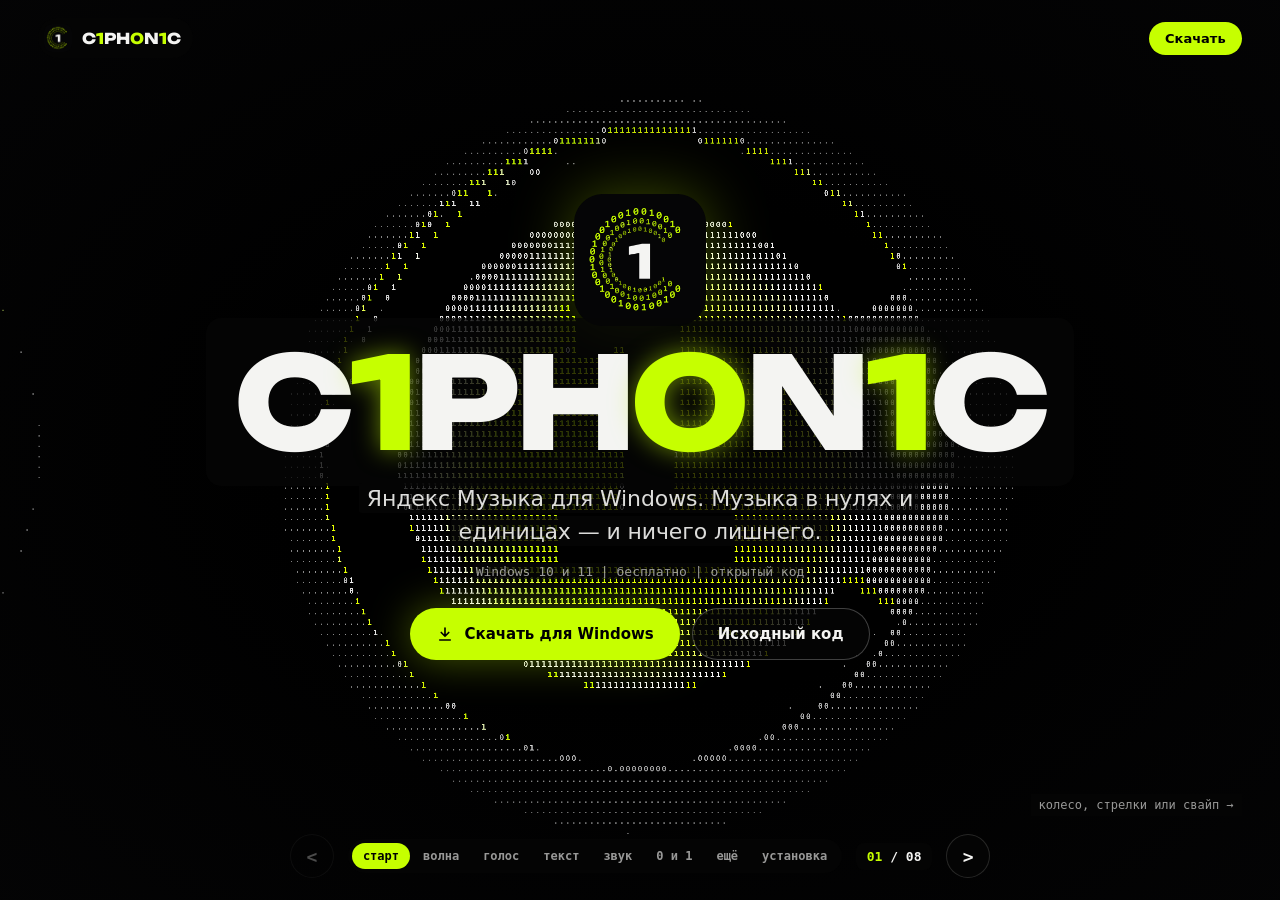
<file: docs/index.html>
<!doctype html>
<html lang="ru">
<head>
<meta charset="utf-8">
<meta name="viewport" content="width=device-width, initial-scale=1">
<title>C1PH0N1C — музыка в нулях и единицах</title>
<meta name="description" content="C1PH0N1C — неофициальный клиент Яндекс Музыки для Windows: Моя волна, текст как в караоке, отделение голоса, найткор и slowed + reverb, визуализатор из нулей и единиц.">
<meta name="theme-color" content="#050506">
<meta property="og:title" content="C1PH0N1C">
<meta property="og:description" content="Яндекс Музыка для Windows. Музыка в нулях и единицах.">
<meta property="og:image" content="https://griffoon.github.io/ciphonic/logo.png">
<link rel="icon" href="icon.png">
<style>
  @font-face {
    font-family: "Unbounded";
    src: url("fonts/Unbounded-ExtraBold.ttf") format("truetype");
    font-display: swap;
  }
  :root {
    --bg: #050506;
    --fg: #f4f4f2;
    --dim: rgba(244, 244, 242, 0.62);
    --faint: rgba(244, 244, 242, 0.14);
    --acid: #c6ff00;
    --acid-rgb: 198, 255, 0;
    --plate: rgba(5, 5, 6, 0.8);
    --mono: ui-monospace, "Cascadia Mono", "Cascadia Code", Consolas, "JetBrains Mono", monospace;
    --sans: "Segoe UI Variable Text", "Segoe UI", system-ui, -apple-system, sans-serif;
    --display: "Unbounded", var(--sans);
    --slide-ms: 900ms;
    --ease: cubic-bezier(0.7, 0, 0.2, 1);
    color-scheme: dark;
  }
  * { box-sizing: border-box; }
  html, body { height: 100%; }
  body { margin: 0; background: var(--bg); color: var(--fg); font: 16px/1.55 var(--sans); overflow: hidden; overscroll-behavior: none; }
  a { color: inherit; }
  ::selection { background: var(--acid); color: #000; }
  button { font: inherit; color: inherit; }

  /* ---------- layers ---------- */
  #viz { position: fixed; inset: 0; width: 100%; height: 100%; display: block; opacity: 0; transition: opacity 1.2s ease; }
  #viz.on { opacity: 1; }
  body[data-slide]:not([data-slide="0"]):not([data-slide="5"]) #viz.on { opacity: 0.38; }
  .vignette { position: fixed; inset: 0; pointer-events: none; background: radial-gradient(ellipse at 50% 50%, rgba(5, 5, 6, 0) 40%, rgba(5, 5, 6, 0.75) 100%); }
  #wipe { position: fixed; inset: 0; width: 100%; height: 100%; pointer-events: none; z-index: 5; }

  /* ---------- slides ---------- */
  .track { position: fixed; inset: 0; display: flex; will-change: transform; transition: transform var(--slide-ms) var(--ease); }
  .slide { position: relative; flex: none; width: 100vw; height: 100%; display: flex; align-items: center; padding: 96px max(16px, 7vw) 110px; overflow: hidden; }
  .slide > .inner { max-width: 880px; }
  .slide.center { justify-content: center; text-align: center; }
  .slide.center > .inner { margin: 0 auto; }

  /* Text that must read over the moving glyphs sits on a tight dark plate, line by line. */
  .plate { background: var(--plate); box-decoration-break: clone; -webkit-box-decoration-break: clone; padding: 0.04em 0.22em; border-radius: 0.12em; backdrop-filter: blur(6px); }
  .label { font: 600 13px var(--mono); letter-spacing: 0.02em; color: var(--acid); }
  .label .plate { padding: 3px 8px; }
  h1, h2 { margin: 16px 0 18px; font-family: var(--display); font-weight: 400; line-height: 1.05; letter-spacing: -0.025em; }
  h2 .plate { padding: 0.1em 0.25em 0.06em; }
  h1 { font-size: clamp(38px, 10vw, 150px); letter-spacing: -0.04em; line-height: 0.95; }
  h2 { font-size: clamp(36px, 6.4vw, 84px); }
  h1 i { font-style: normal; color: var(--acid); text-shadow: 0 0 24px rgba(var(--acid-rgb), 0.5); }
  .lead { margin: 0; font-size: clamp(17px, 2.2vw, 22px); line-height: 1.5; letter-spacing: -0.005em; color: rgba(244, 244, 242, 0.9); max-width: 640px; }
  .slide.center .lead { margin: 0 auto; }
  .lead .plate { padding: 0.12em 0.35em; }

  .logo { width: clamp(84px, 13vw, 132px); height: auto; display: block; margin: 0 auto 6px; filter: drop-shadow(0 0 30px rgba(var(--acid-rgb), 0.3)); }
  .meta { margin-top: 16px; font: 13px var(--mono); color: var(--dim); }
  .cta { display: flex; gap: 12px; justify-content: center; flex-wrap: wrap; margin-top: 30px; }
  .slide:not(.center) .cta { justify-content: flex-start; }
  .btn {
    display: inline-flex; align-items: center; gap: 10px; min-height: 52px; padding: 0 26px; border-radius: 999px;
    font: 700 15px var(--sans); text-decoration: none; cursor: pointer; border: 0;
    transition: transform 0.25s cubic-bezier(0.3, 1.6, 0.5, 1), box-shadow 0.2s ease, background 0.2s ease;
  }
  .btn:active { transform: scale(0.96); transition-duration: 90ms; }
  .btn-acid { background: var(--acid); color: #000; box-shadow: 0 0 40px rgba(var(--acid-rgb), 0.35); }
  .btn-acid:hover { box-shadow: 0 0 64px rgba(var(--acid-rgb), 0.6); }
  .btn-ghost { background: var(--plate); color: var(--fg); box-shadow: inset 0 0 0 1px rgba(244, 244, 242, 0.25); }
  .btn-ghost:hover { box-shadow: inset 0 0 0 1px var(--acid); }
  .btn svg { width: 18px; height: 18px; }
  .release { margin-top: 14px; font: 12px var(--mono); color: var(--dim); min-height: 18px; }

  /* Terminal lines: what the app can do, without boxes. */
  .term { margin: 28px 0 0; padding: 0; list-style: none; font: clamp(14px, 1.6vw, 17px)/1.9 var(--mono); }
  .term li { display: block; }
  .term li span { background: var(--plate); padding: 2px 8px; box-decoration-break: clone; -webkit-box-decoration-break: clone; }
  .term b { color: var(--acid); font-weight: 600; }
  .term i { font-style: normal; color: var(--dim); }

  /* live ASCII widgets */
  .ascii { margin: 30px 0 0; font: clamp(15px, 2vw, 22px)/1.5 var(--mono); white-space: pre; }
  .ascii span { background: var(--plate); padding: 2px 10px; }
  .acid { color: var(--acid); }

  .karaoke { margin-top: 30px; }
  .karaoke .line { display: block; width: fit-content; margin: 4px 0; font: clamp(24px, 4.2vw, 46px)/1.2 var(--display); letter-spacing: -0.02em; color: rgba(244, 244, 242, 0.3); background-color: var(--plate); padding: 0.04em 0.3em; border-radius: 0.1em; transition: color 0.4s ease; }
  .karaoke .line.past { color: rgba(244, 244, 242, 0.5); }
  .karaoke .line.now {
    color: transparent;
    background-image: linear-gradient(90deg, var(--fg) var(--p, 0%), rgba(244, 244, 242, 0.3) var(--p, 0%));
    -webkit-background-clip: text; background-clip: text;
    box-shadow: inset 0 0 0 200px var(--plate);
  }

  .effects { display: flex; gap: 8px; flex-wrap: wrap; margin-top: 30px; }
  .slide.center .effects { justify-content: center; }
  .effects button { cursor: pointer; padding: 10px 16px; border-radius: 999px; border: 0; background: var(--plate); color: var(--dim); font: 600 13px var(--mono); box-shadow: inset 0 0 0 1px var(--faint); transition: background 0.2s ease, color 0.2s ease; }
  .effects button:hover { color: var(--fg); }
  .effects button.on { background: var(--acid); color: #000; box-shadow: none; }

  .steps { margin: 28px 0 0; padding: 0; list-style: none; counter-reset: step; font-size: clamp(16px, 1.8vw, 19px); }
  .steps li { counter-increment: step; margin: 10px 0; }
  .steps li span { background: var(--plate); padding: 4px 10px; box-decoration-break: clone; -webkit-box-decoration-break: clone; line-height: 1.9; }
  .steps li span::before { content: "0" counter(step) "  "; font: 600 1em var(--mono); color: var(--acid); white-space: pre; }
  .steps code { font: 0.92em var(--mono); color: var(--acid); }
  .foot { margin-top: 34px; font: 12px var(--mono); color: var(--dim); }
  .foot span { background: var(--plate); padding: 3px 8px; }
  .foot a { color: var(--fg); text-decoration: none; border-bottom: 1px solid rgba(var(--acid-rgb), 0.6); }
  .foot a:hover { color: var(--acid); }

  /* ---------- chrome: top bar and the slide index ---------- */
  .top { position: fixed; top: 0; left: 0; right: 0; z-index: 6; display: flex; align-items: center; justify-content: space-between; padding: 18px max(16px, 3vw); pointer-events: none; }
  .top > * { pointer-events: auto; }
  .brand { display: flex; align-items: center; gap: 10px; text-decoration: none; font: 15px var(--display); background: var(--plate); padding: 6px 12px 6px 6px; border-radius: 999px; }
  .brand i { font-style: normal; color: var(--acid); }
  .brand img { width: 28px; height: 28px; border-radius: 8px; }
  .get { font: 700 13px var(--sans); text-decoration: none; background: var(--acid); color: #000; padding: 9px 16px; border-radius: 999px; }
  .nav { position: fixed; left: 0; right: 0; bottom: 0; z-index: 6; display: flex; align-items: center; justify-content: center; gap: 14px; padding: 18px 16px 22px; pointer-events: none; }
  .nav > * { pointer-events: auto; }
  .count { font: 600 13px var(--mono); font-variant-numeric: tabular-nums; background: var(--plate); padding: 6px 10px; border-radius: 8px; min-width: 76px; text-align: center; }
  .count b { color: var(--acid); font-weight: 600; }
  .arrow { width: 44px; height: 44px; border-radius: 50%; border: 0; cursor: pointer; background: var(--plate); box-shadow: inset 0 0 0 1px var(--faint); font: 600 18px var(--mono); transition: box-shadow 0.2s ease, transform 0.2s ease; }
  .arrow:hover { box-shadow: inset 0 0 0 1px var(--acid); }
  .arrow:active { transform: scale(0.92); transition-duration: 90ms; }
  .arrow:disabled { opacity: 0.3; cursor: default; }
  .tabs { display: flex; gap: 2px; background: var(--plate); padding: 4px; border-radius: 999px; }
  .tabs button { border: 0; background: none; cursor: pointer; padding: 6px 11px; border-radius: 999px; font: 600 12px var(--mono); color: var(--dim); transition: background 0.25s ease, color 0.25s ease; }
  .tabs button:hover { color: var(--fg); }
  .tabs button.on { background: var(--acid); color: #000; }
  :focus-visible { outline: 2px solid var(--acid); outline-offset: 3px; }
  .hint { position: fixed; right: max(16px, 3vw); bottom: 84px; z-index: 6; font: 12px var(--mono); color: var(--dim); background: var(--plate); padding: 4px 8px; transition: opacity 0.6s ease; }
  .hint.gone { opacity: 0; }

  @media (max-width: 900px) {
    .tabs { display: none; }
    .hint { display: none; }
  }
  @media (max-width: 560px) {
    .slide { padding: 84px 16px 100px; }
    .brand span { display: none; }
    .brand { padding: 6px; }
  }
  @media (prefers-reduced-motion: reduce) {
    :root { --slide-ms: 1ms; }
  }
</style>
</head>
<body data-slide="0">

<canvas id="viz" aria-hidden="true"></canvas>
<div class="vignette"></div>

<header class="top">
  <a class="brand" href="#start" data-go="0"><img src="icon.png" alt=""><span>C<i>1</i>PH<i>0</i>N<i>1</i>C</span></a>
  <a class="get" href="https://github.com/griffoon/ciphonic/releases/latest" data-download>Скачать</a>
</header>

<main class="track" id="track">
  <section class="slide center" id="start" data-name="старт">
    <div class="inner">
      <img class="logo" src="logo.png" alt="Логотип C1PH0N1C: кольцо из нулей и единиц и цифра 1">
      <h1><span class="plate" data-scramble>C<i>1</i>PH<i>0</i>N<i>1</i>C</span></h1>
      <p class="lead"><span class="plate">Яндекс Музыка для Windows. Музыка в нулях и единицах — и ничего лишнего.</span></p>
      <div class="meta"><span class="plate">Windows 10 и 11 | бесплатно | открытый код</span></div>
      <div class="cta">
        <a class="btn btn-acid" href="https://github.com/griffoon/ciphonic/releases/latest" data-download>
          <svg viewBox="0 0 24 24" fill="none" stroke="currentColor" stroke-width="2.2" stroke-linecap="round" stroke-linejoin="round" aria-hidden="true"><path d="M12 4v11M7 10l5 5 5-5M5 20h14"/></svg>
          Скачать для Windows
        </a>
        <a class="btn btn-ghost" href="https://github.com/griffoon/ciphonic">Исходный код</a>
      </div>
      <div class="release" data-release>&nbsp;</div>
    </div>
  </section>

  <section class="slide" id="wave" data-name="волна">
    <div class="inner">
      <div class="label"><span class="plate">&gt; моя волна</span></div>
      <h2><span class="plate" data-scramble>Бесконечный поток</span><br><span class="plate" data-scramble>под тебя</span></h2>
      <p class="lead"><span class="plate">Учится на каждом лайке и пропуске. Настрой её одним свайпом — или включи волну по треку, артисту, альбому.</span></p>
      <ul class="term">
        <li><span><b>like</b> <i>|</i> не рекомендовать <i>|</i> волна по треку</span></li>
        <li><span><b>mood</b> <i>|</i> бодрое, спокойное, грустное, весёлое</span></li>
        <li><span><b>tune</b> <i>|</i> характер, язык, волны под занятие</span></li>
        <li><span><b>feed</b> <i>|</i> подборки, чарт, новые релизы, недавнее</span></li>
      </ul>
    </div>
  </section>

  <section class="slide" id="voice" data-name="голос">
    <div class="inner">
      <div class="label"><span class="plate">&gt; голос --off</span></div>
      <h2><span class="plate" data-scramble>Караоке</span><br><span class="plate" data-scramble>из любого трека</span></h2>
      <p class="lead"><span class="plate">Нейросеть Kim Vocal 2 отделяет вокал прямо на твоём компьютере — быстрее, чем играет трек. Двигай ползунок, и певец уходит.</span></p>
      <div class="ascii" aria-hidden="true"><span id="voiceBar">голос [██████████] 100%</span></div>
    </div>
  </section>

  <section class="slide" id="lyrics" data-name="текст">
    <div class="inner">
      <div class="label"><span class="plate">&gt; текст --sync</span></div>
      <h2><span class="plate" data-scramble>Поётся — заливается</span></h2>
      <div class="karaoke" aria-hidden="true">
        <span class="line">ноль и один идут по кругу</span>
        <span class="line">бас открывает этот шифр</span>
        <span class="line">и каждый трек звучит как ключ</span>
        <span class="line">к тому, что ты давно забыл</span>
      </div>
      <p class="lead" style="margin-top:26px"><span class="plate">Строка заливается по ходу слов. Нет текста у Яндекса — найдётся в LRCLIB.</span></p>
    </div>
  </section>

  <section class="slide" id="sound" data-name="звук">
    <div class="inner">
      <div class="label"><span class="plate">&gt; speed 0.8 --reverb</span></div>
      <h2><span class="plate" data-scramble>Найткор. Slowed.</span><br><span class="plate" data-scramble>Reverb.</span></h2>
      <p class="lead"><span class="plate">Скорость от 0,5× до 2× вместе с тоном, эхо большого зала и эквалайзер на 10 полос. Меняется на лету.</span></p>
      <div class="ascii" aria-hidden="true"><span id="eqBars"> </span></div>
      <div class="ascii" aria-hidden="true" style="margin-top:10px"><span id="speedBar"> </span></div>
    </div>
  </section>

  <section class="slide center" id="binary" data-name="0 и 1">
    <div class="inner">
      <div class="label"><span class="plate">&gt; viz --binary</span></div>
      <h2><span class="plate" data-scramble>Обложка из 0 и 1</span></h2>
      <p class="lead"><span class="plate">Визуализатор на видеокарте пишет обложку символами и дышит басом. Он сейчас у тебя за спиной — переключи фон.</span></p>
      <div class="effects" role="group" aria-label="Фон"></div>
    </div>
  </section>

  <section class="slide" id="more" data-name="ещё">
    <div class="inner">
      <div class="label"><span class="plate">&gt; ls ./features</span></div>
      <h2><span class="plate" data-scramble>И всё остальное</span></h2>
      <ul class="term">
        <li><span><b>devices</b> <i>|</i> что играет на телефоне, пульт и «подхватить здесь»</span></li>
        <li><span><b>artist</b> <i>|</i> фото, описание, концерты, дискография, соцсети</span></li>
        <li><span><b>clips</b> <i>|</i> клипы на YouTube в один клик</span></li>
        <li><span><b>idle</b> <i>|</i> режим покоя на весь экран с часами</span></li>
        <li><span><b>calm</b> <i>|</i> без вспышек — для тех, кому они вредны</span></li>
        <li><span><b>keys</b> <i>|</i> медиаклавиши, панель Windows, громкость колесом</span></li>
        <li><span><b>audio</b> <i>|</i> lossless, наушники подхватываются на лету</span></li>
      </ul>
    </div>
  </section>

  <section class="slide" id="install" data-name="установка">
    <div class="inner">
      <div class="label"><span class="plate">&gt; install</span></div>
      <h2><span class="plate" data-scramble>Три шага</span></h2>
      <ol class="steps">
        <li><span>Скачай архив <code>C1PH0N1C-…-windows-x64.zip</code> и распакуй в любую папку.</span></li>
        <li><span>Запусти <code>ciphonic.exe</code>. Windows может сказать «защитила ваш компьютер» — «Подробнее» → «Выполнить в любом случае»: программа не подписана.</span></li>
        <li><span>Войди через Яндекс ID. Для музыки нужна подписка Плюс.</span></li>
      </ol>
      <div class="cta">
        <a class="btn btn-acid" href="https://github.com/griffoon/ciphonic/releases/latest" data-download>Скачать для Windows</a>
      </div>
      <div class="release" data-release>&nbsp;</div>
      <div class="foot"><span>Неофициальный клиент, не связан с Яндексом. Код открыт, лицензия MIT. <a href="https://github.com/griffoon/ciphonic">GitHub</a> | <a href="https://github.com/griffoon/ciphonic/issues">сообщить об ошибке</a></span></div>
    </div>
  </section>
</main>

<canvas id="wipe" aria-hidden="true"></canvas>

<nav class="nav" aria-label="Слайды">
  <button class="arrow" id="prev" aria-label="Назад">&lt;</button>
  <div class="tabs" id="tabs"></div>
  <div class="count" id="count"><b>01</b> / 08</div>
  <button class="arrow" id="next" aria-label="Дальше">&gt;</button>
</nav>
<div class="hint" id="hint">колесо, стрелки или свайп →</div>

<script src="visualizer.js"></script>
<script>
"use strict";
(function () {
  const reduced = window.matchMedia("(prefers-reduced-motion: reduce)").matches;
  const GLYPHS = "01010101#%@&*+=-:.";

  // ---------- background: the app's own visualizer over a generated cover ----------
  const canvas = document.getElementById("viz");
  const viz = window.Visualizer ? window.Visualizer.create(canvas) : null;

  function makeCover() {
    const size = 400;
    const c = document.createElement("canvas");
    c.width = c.height = size;
    const g = c.getContext("2d");
    g.fillStyle = "#000";
    g.fillRect(0, 0, size, size);
    const glow = g.createRadialGradient(size / 2, size / 2, 10, size / 2, size / 2, size * 0.48);
    glow.addColorStop(0, "#ffffff");
    glow.addColorStop(0.4, "#c6ff00");
    glow.addColorStop(1, "#000000");
    g.fillStyle = glow;
    g.fillRect(0, 0, size, size);
    // The logo's open ring and its «1», cut out of the light.
    g.strokeStyle = "#000";
    g.lineWidth = 26;
    g.beginPath();
    g.arc(size / 2, size / 2, size * 0.3, Math.PI * 0.18, Math.PI * 1.82);
    g.stroke();
    g.fillStyle = "#000";
    g.font = "bold 150px Consolas, monospace";
    g.textAlign = "center";
    g.textBaseline = "middle";
    g.fillText("1", size / 2, size / 2 + 6);
    return c;
  }

  const effectsHost = document.querySelector(".effects");
  if (viz && viz.supported) {
    viz.setCalm(reduced);
    viz.setCover(makeCover());
    viz.setAccent([0.776, 1.0, 0.0]);
    viz.setPlaying(true);
    canvas.classList.add("on");

    // A made-up 118 bpm groove: kick on the beat, hats in between, a slow swell on the mids.
    const beatMs = 60000 / 118;
    let beat = 0;
    let lastBeatAt = performance.now();
    function groove(now) {
      if (now - lastBeatAt >= beatMs) { lastBeatAt += beatMs * Math.floor((now - lastBeatAt) / beatMs); beat++; }
      const phase = (now - lastBeatAt) / beatMs;
      const kick = Math.exp(-phase * 6);
      const hat = Math.exp(-((phase + 0.5) % 1) * 14);
      const swell = 0.5 + 0.5 * Math.sin(now / 2500);
      const bands = [0.35 + 0.6 * kick, 0.3 + 0.5 * kick, 0.35 + 0.3 * swell, 0.3 + 0.25 * swell, 0.2 + 0.5 * hat, 0.15 + 0.4 * hat];
      window.__levels = bands;
      viz.setLevels({
        bands, bass: (bands[0] + bands[1]) / 2, mid: (bands[2] + bands[3]) / 2, high: (bands[4] + bands[5]) / 2,
        bassHit: kick * 0.8, midHit: swell * 0.2, highHit: hat * 0.5, beat, kickStrength: 0.6, playing: true,
      });
      requestAnimationFrame(groove);
    }
    requestAnimationFrame(groove);

    const buttons = window.Visualizer.effects.slice(0, 4).map((fx, i) => {
      const b = document.createElement("button");
      b.type = "button";
      b.textContent = fx.title.toLowerCase();
      b.title = fx.summary;
      b.addEventListener("click", () => selectEffect(i));
      effectsHost.append(b);
      return b;
    });
    function selectEffect(i) {
      viz.setEffect(i);
      buttons.forEach((b, j) => b.classList.toggle("on", j === i));
    }
    selectEffect(1);
  } else {
    effectsHost.hidden = true;
  }

  // ---------- ASCII text scramble (the app's title reveal) ----------
  function scramble(el) {
    if (reduced) return;
    // Keep the markup (coloured digits) and put it back once the glyphs settle.
    const html = el.dataset.html || (el.dataset.html = el.innerHTML);
    const target = el.dataset.text || (el.dataset.text = el.textContent);
    const start = performance.now();
    const duration = 520;
    function frame(now) {
      const p = Math.min(1, (now - start) / duration);
      const settled = Math.floor(p * target.length);
      let out = "";
      for (let i = 0; i < target.length; i++) {
        out += i < settled || target[i] === " " ? target[i] : GLYPHS[(Math.random() * GLYPHS.length) | 0];
      }
      if (p < 1) {
        el.textContent = out;
        requestAnimationFrame(frame);
      } else {
        el.innerHTML = html;
      }
    }
    requestAnimationFrame(frame);
  }

  // ---------- the glyph wave that carries one slide into the next ----------
  const wipe = document.getElementById("wipe");
  const ctx = wipe.getContext("2d");
  const CELL_W = 13, CELL_H = 20, BAND = 260;
  let wipeRun = null;
  function sizeWipe() {
    const dpr = Math.min(window.devicePixelRatio || 1, 2);
    wipe.width = innerWidth * dpr;
    wipe.height = innerHeight * dpr;
    ctx.setTransform(dpr, 0, 0, dpr, 0, 0);
  }
  sizeWipe();
  addEventListener("resize", sizeWipe);

  function runWipe(direction, duration) {
    if (reduced) return;
    const cols = Math.ceil(innerWidth / CELL_W) + 1;
    const rows = Math.ceil(innerHeight / CELL_H) + 1;
    const jitter = Array.from({ length: rows }, () => (Math.random() - 0.5) * 120);
    const token = {};
    wipeRun = token;
    const start = performance.now();
    ctx.font = `600 15px ${getComputedStyle(document.body).getPropertyValue("--mono")}`;
    ctx.textBaseline = "top";
    function frame(now) {
      if (wipeRun !== token) return;
      const p = Math.min(1, (now - start) / duration);
      // The same curve as the slide itself, so the front rides on the moving edge.
      const eased = p < 0.5 ? 4 * p * p * p : 1 - Math.pow(-2 * p + 2, 3) / 2;
      ctx.clearRect(0, 0, innerWidth, innerHeight);
      const span = innerWidth + BAND * 2;
      // Going forward the new slide comes in from the right, so the front sweeps right to left.
      const front = direction > 0 ? innerWidth + BAND - eased * span : -BAND + eased * span;
      for (let r = 0; r < rows; r++) {
        const rowFront = front + jitter[r] * Math.sin(p * Math.PI);
        const c0 = Math.max(0, Math.floor((rowFront - BAND) / CELL_W));
        const c1 = Math.min(cols, Math.ceil((rowFront + BAND) / CELL_W));
        for (let c = c0; c < c1; c++) {
          const x = c * CELL_W;
          const d = (x - rowFront) * direction; // > 0: behind the front, where the new slide is
          const t = 1 - Math.abs(d) / BAND;
          if (t <= 0 || Math.random() > 0.35 + t * 0.6) continue;
          const hot = t > 0.82;
          ctx.fillStyle = hot ? `rgba(255, 255, 255, ${t})` : `rgba(198, 255, 0, ${t * 0.9})`;
          if (t > 0.55) {
            ctx.save();
            ctx.fillStyle = `rgba(5, 5, 6, ${t * 0.85})`;
            ctx.fillRect(x, r * CELL_H, CELL_W, CELL_H);
            ctx.restore();
          }
          ctx.fillText(GLYPHS[(Math.random() * GLYPHS.length) | 0], x + 1, r * CELL_H + 2);
        }
      }
      if (p < 1) requestAnimationFrame(frame);
      else ctx.clearRect(0, 0, innerWidth, innerHeight);
    }
    requestAnimationFrame(frame);
  }

  // ---------- slides ----------
  const track = document.getElementById("track");
  const slides = [...document.querySelectorAll(".slide")];
  const count = document.getElementById("count");
  const prev = document.getElementById("prev");
  const next = document.getElementById("next");
  const tabs = document.getElementById("tabs");
  const hint = document.getElementById("hint");
  const SLIDE_MS = reduced ? 1 : 900;
  let index = 0;
  let busyUntil = 0;

  const tabButtons = slides.map((slide, i) => {
    const b = document.createElement("button");
    b.type = "button";
    b.textContent = slide.dataset.name;
    b.addEventListener("click", () => go(i));
    tabs.append(b);
    return b;
  });
  const pad = (n) => String(n).padStart(2, "0");

  function go(target, instant = false) {
    target = Math.max(0, Math.min(slides.length - 1, target));
    if (target === index && !instant) return;
    const direction = target > index ? 1 : -1;
    index = target;
    busyUntil = performance.now() + SLIDE_MS * 0.85;
    track.style.transition = instant ? "none" : "";
    track.style.transform = `translateX(${-index * 100}vw)`;
    document.body.dataset.slide = String(index);
    count.innerHTML = `<b>${pad(index + 1)}</b> / ${pad(slides.length)}`;
    prev.disabled = index === 0;
    next.disabled = index === slides.length - 1;
    tabButtons.forEach((b, i) => b.classList.toggle("on", i === index));
    slides.forEach((s, i) => s.setAttribute("aria-hidden", i === index ? "false" : "true"));
    slides.forEach((s, i) => s.toggleAttribute("inert", i !== index));
    history.replaceState(null, "", index === 0 ? location.pathname : `#${slides[index].id}`);
    if (!instant) {
      runWipe(direction, SLIDE_MS);
      setTimeout(() => slides[index].querySelectorAll("[data-scramble]").forEach(scramble), SLIDE_MS * 0.45);
      hint.classList.add("gone");
    }
  }
  const step = (d) => { if (performance.now() >= busyUntil) go(index + d); };

  prev.addEventListener("click", () => go(index - 1));
  next.addEventListener("click", () => go(index + 1));
  document.querySelectorAll("[data-go]").forEach((el) => el.addEventListener("click", (e) => { e.preventDefault(); go(Number(el.dataset.go)); }));

  // Wheel: one notch (or one trackpad swipe) per slide, vertical or horizontal.
  let wheelSum = 0, wheelTimer = 0;
  addEventListener("wheel", (e) => {
    e.preventDefault();
    const delta = Math.abs(e.deltaX) > Math.abs(e.deltaY) ? e.deltaX : e.deltaY;
    wheelSum += delta;
    clearTimeout(wheelTimer);
    wheelTimer = setTimeout(() => { wheelSum = 0; }, 180);
    if (Math.abs(wheelSum) > 40) { step(Math.sign(wheelSum)); wheelSum = 0; }
  }, { passive: false });

  addEventListener("keydown", (e) => {
    if (e.target.closest?.("input, textarea")) return;
    if (["ArrowRight", "PageDown", "ArrowDown", " "].includes(e.key)) { e.preventDefault(); step(1); }
    if (["ArrowLeft", "PageUp", "ArrowUp"].includes(e.key)) { e.preventDefault(); step(-1); }
    if (e.key === "Home") go(0);
    if (e.key === "End") go(slides.length - 1);
  });

  // Swipe: the track follows the finger, then lands on a slide.
  let touchX = null, touchY = null, dragDx = 0;
  addEventListener("pointerdown", (e) => {
    if (e.pointerType === "mouse" || e.target.closest("a, button")) return;
    touchX = e.clientX; touchY = e.clientY; dragDx = 0;
  });
  addEventListener("pointermove", (e) => {
    if (touchX === null) return;
    dragDx = e.clientX - touchX;
    if (Math.abs(dragDx) > Math.abs(e.clientY - touchY)) {
      track.style.transition = "none";
      track.style.transform = `translateX(calc(${-index * 100}vw + ${dragDx * 0.6}px))`;
    }
  });
  const endDrag = () => {
    if (touchX === null) return;
    touchX = null;
    track.style.transition = "";
    if (Math.abs(dragDx) > 60) go(index + (dragDx < 0 ? 1 : -1));
    else track.style.transform = `translateX(${-index * 100}vw)`;
  };
  addEventListener("pointerup", endDrag);
  addEventListener("pointercancel", endDrag);
  document.body.style.touchAction = "pan-y";

  const fromHash = slides.findIndex((s) => `#${s.id}` === location.hash);
  go(fromHash > 0 ? fromHash : 0, true);
  setTimeout(() => slides[index].querySelectorAll("[data-scramble]").forEach(scramble), 300);

  // ---------- latest release: name and a direct link to the zip ----------
  fetch("https://api.github.com/repos/griffoon/ciphonic/releases/latest")
    .then((r) => (r.ok ? r.json() : null))
    .then((release) => {
      if (!release) return;
      const zip = (release.assets || []).find((a) => /windows-x64\.zip$/.test(a.name));
      if (zip) document.querySelectorAll("[data-download]").forEach((a) => { a.href = zip.browser_download_url; });
      const date = new Date(release.published_at).toLocaleDateString("ru-RU", { day: "numeric", month: "long", year: "numeric" });
      const mb = zip ? ` | ${(zip.size / 1048576).toFixed(1)} МБ` : "";
      document.querySelectorAll("[data-release]").forEach((el) => { el.innerHTML = `<span class="plate">&gt; ${release.tag_name} | ${date}${mb}</span>`; });
    })
    .catch(() => {});

  // ---------- live ASCII widgets ----------
  const lines = [...document.querySelectorAll(".karaoke .line")];
  let line = 0, lineStart = performance.now();
  const voiceBar = document.getElementById("voiceBar");
  const eqBars = document.getElementById("eqBars");
  const speedBar = document.getElementById("speedBar");
  const RAMP = "▁▂▃▄▅▆▇█";
  function widgets(now) {
    // karaoke
    const p = Math.min(1, (now - lineStart) / 2600);
    lines.forEach((l, i) => { l.classList.toggle("now", i === line); l.classList.toggle("past", i < line); });
    lines[line].style.setProperty("--p", `${(p * 100).toFixed(1)}%`);
    if (p >= 1) {
      line = (line + 1) % lines.length;
      lineStart = now + (line === 0 ? 900 : 200);
      lines.forEach((l) => l.style.removeProperty("--p"));
    }
    // the voice slider sweeps down to karaoke and back
    const v = Math.round((0.5 + 0.5 * Math.cos(now / 1800)) * 10);
    voiceBar.innerHTML = `голос [<span class="acid">${"█".repeat(v)}</span>${"░".repeat(10 - v)}] ${String(v * 10).padStart(3)}%  ${v < 3 ? "<span class=\"acid\">// караоке</span>" : ""}`;
    // equalizer and speed
    const levels = window.__levels || [0.4, 0.4, 0.4, 0.4, 0.4, 0.4];
    let bars = "";
    for (let i = 0; i < 10; i++) {
      const base = levels[Math.min(5, Math.floor(i * 0.6))];
      const value = Math.max(0, Math.min(0.999, base * (0.8 + 0.3 * Math.sin(now / 300 + i))));
      bars += RAMP[Math.floor(value * RAMP.length)] + " ";
    }
    eqBars.innerHTML = `экв  <span class="acid">${bars}</span>`;
    const s = 0.8 + 0.45 * (0.5 + 0.5 * Math.sin(now / 2200));
    const pos = Math.round(((s - 0.5) / 1.5) * 20);
    speedBar.innerHTML = `x${s.toFixed(2)} [${"─".repeat(pos)}<span class="acid">●</span>${"─".repeat(20 - pos)}] ${s < 0.95 ? "slowed" : s > 1.15 ? "nightcore" : "как есть"}`;
    if (!reduced) requestAnimationFrame(widgets);
  }
  requestAnimationFrame(widgets);
})();
</script>
</body>
</html>
</file>
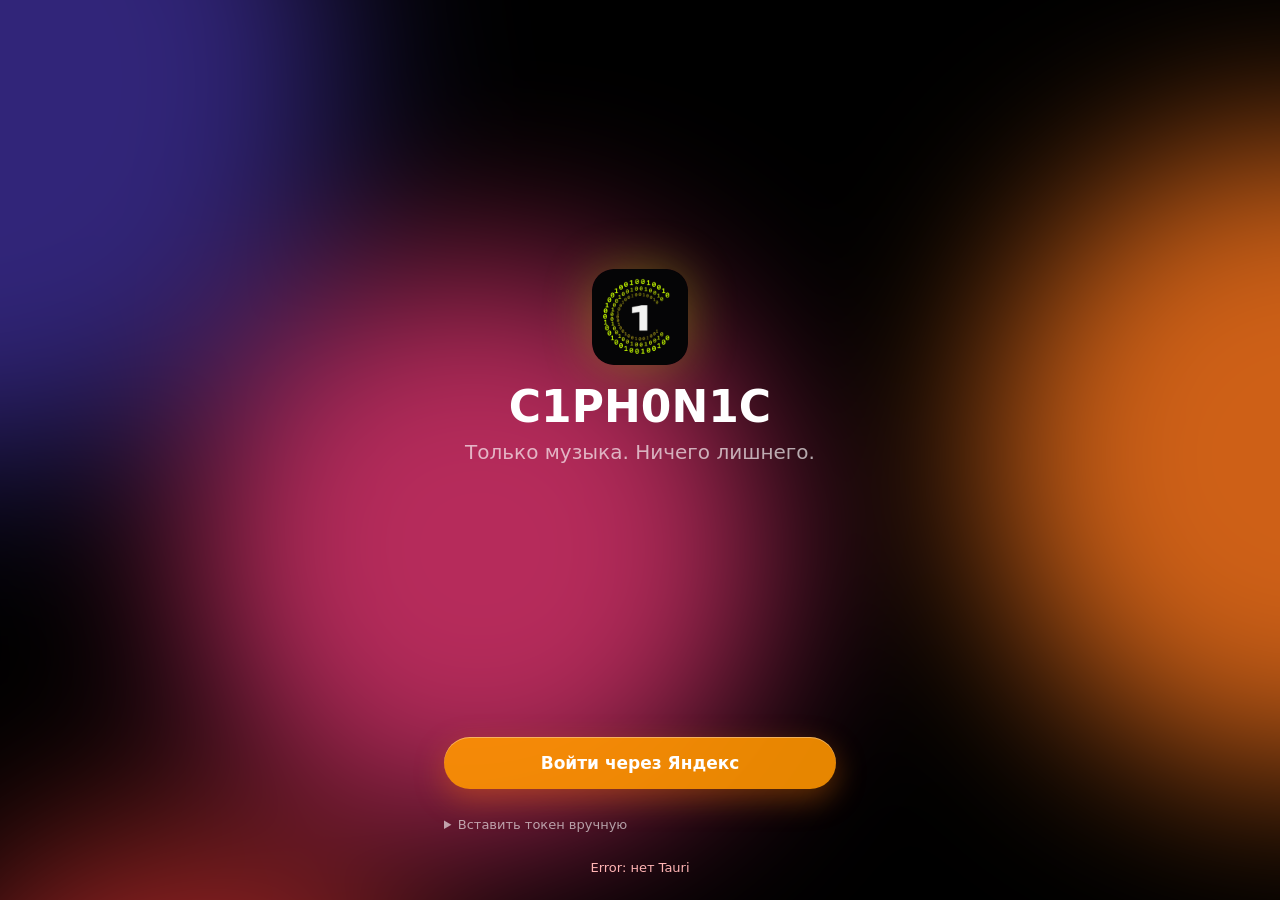
<file: ui/index.html>
<!doctype html>
<html lang="ru">
<head>
  <meta charset="utf-8" />
  <meta name="viewport" content="width=device-width, initial-scale=1" />
  <title>C1PH0N1C</title>
  <link rel="stylesheet" href="css/app.css" />
</head>
<body>
  <script src="visualizer.js"></script>
  <script src="js/core.js"></script>
  <script src="js/player.js"></script>
  <script src="js/components.js"></script>
  <script src="js/nowplaying.js"></script>
  <script src="js/wave.js"></script>
  <script src="js/library.js"></script>
  <script src="js/artist.js"></script>
  <script src="js/feed.js"></script>
  <script src="js/wavesettings.js"></script>
  <script src="js/extras.js"></script>
  <script src="js/devices.js"></script>
  <script src="js/search.js"></script>
  <script src="js/equalizer.js"></script>
  <script src="js/vocals.js"></script>
  <script src="js/update.js"></script>
  <script src="js/app.js"></script>
</body>
</html>
</file>
<file: ui/css/app.css>
/* C1PH0N1C: terminal look, one acid accent (or the cover's colour), Unbounded ExtraBold for display. */

@font-face {
  font-family: "Unbounded";
  src: url("../fonts/Unbounded-ExtraBold.ttf") format("truetype");
  font-display: block;
}

/* Registered so the accent fades between covers instead of jumping. */
@property --acid {
  syntax: "<color>";
  inherits: true;
  initial-value: rgb(198, 255, 0);
}

:root {
  --ink: #050506;
  --acid: rgb(198, 255, 0);
  --acid-rgb: 198, 255, 0;
  --acid-glow: rgba(var(--acid-rgb), 0.45);
  --bad: rgb(255, 115, 115);
  --fg: #fff;
  --dim: rgba(255, 255, 255, 0.55);
  --faint: rgba(255, 255, 255, 0.35);
  --line: rgba(255, 255, 255, 0.08);
  --mono: ui-monospace, "Cascadia Mono", "Cascadia Code", Consolas, monospace;
  /* Segoe UI Variable ships optical sizes as families: Small under 12px, Text for body, Display from ~20px. */
  --sans: "Segoe UI Variable Text", "Segoe UI", system-ui, sans-serif;
  --sans-small: "Segoe UI Variable Small", var(--sans);
  --sans-display: "Segoe UI Variable Display", var(--sans);
  --display: "Unbounded", var(--sans);
  /* Tracking follows size: wide Unbounded tightens as it grows, small mono opens up a touch. */
  --track-hero: -0.035em;
  --track-title: -0.025em;
  --track-heading: -0.015em;
  --track-label: 0.02em;
  --sheet-radius: 28px;
  transition: --acid 0.6s ease-in-out;
  color-scheme: dark;
}

* { box-sizing: border-box; -webkit-tap-highlight-color: transparent; }

html, body {
  margin: 0;
  height: 100%;
  overflow: hidden;
  background: var(--ink);
  color: var(--fg);
  font-family: var(--sans);
  font-optical-sizing: auto;
  -webkit-font-smoothing: antialiased;
  text-rendering: optimizeLegibility;
  user-select: none;
}

button {
  font: inherit;
  color: inherit;
  background: none;
  border: 0;
  padding: 0;
  cursor: pointer;
}
button:disabled { cursor: default; }
button:focus-visible, input:focus-visible { outline: 2px solid var(--acid); outline-offset: 2px; }
input { font: inherit; color: inherit; }

/* Like on the phone: content scrolls without a visible bar. */
.page-scroll, .np-scroll, .sheet-body { scrollbar-width: none; }
.page-scroll::-webkit-scrollbar, .np-scroll::-webkit-scrollbar, .sheet-body::-webkit-scrollbar { display: none; }
::-webkit-scrollbar { width: 8px; height: 8px; }
::-webkit-scrollbar-thumb { background: rgba(255, 255, 255, 0.12); border-radius: 4px; }
::-webkit-scrollbar-track { background: transparent; }

.icon { display: inline-flex; width: 1.15em; height: 1.15em; flex: none; }
.icon svg { width: 100%; height: 100%; }
.glyph { display: inline-flex; line-height: 0; }
.acid { color: var(--acid); }
.bad { color: var(--bad); }
.dim { color: var(--dim); }
[hidden] { display: none !important; }

/* Liquid-glass floating chrome: tab bar, mini player, toolbar buttons, menus. */
.glass {
  background: rgba(28, 28, 32, 0.62);
  backdrop-filter: blur(24px) saturate(170%);
  -webkit-backdrop-filter: blur(24px) saturate(170%);
  border: 1px solid rgba(255, 255, 255, 0.12);
  box-shadow: 0 12px 40px rgba(0, 0, 0, 0.45), inset 0 1px 0 rgba(255, 255, 255, 0.1);
}

/* ---------- covers ---------- */
.cover {
  position: relative;
  aspect-ratio: 1;
  background: rgba(255, 255, 255, 0.06);
  border-radius: 3px;
  overflow: hidden;
  flex: none;
}
.cover img {
  position: absolute;
  inset: 0;
  width: 100%;
  height: 100%;
  object-fit: cover;
  opacity: 0;
  transition: opacity 0.3s ease;
}
.cover.loaded img { opacity: 1; }
.cover-ph {
  position: absolute;
  inset: 0;
  display: grid;
  place-items: center;
  font: 700 11px var(--mono);
  color: rgba(255, 255, 255, 0.3);
}
.cover.round { border-radius: 50%; }

.spinner {
  width: 22px;
  height: 22px;
  border-radius: 50%;
  border: 2.5px solid rgba(255, 255, 255, 0.2);
  border-top-color: var(--acid);
  animation: spin 0.8s linear infinite;
  display: inline-block;
}
.spinner.dark { border-color: rgba(5, 5, 6, 0.25); border-top-color: var(--ink); }
.spinner.small { width: 14px; height: 14px; border-width: 2px; }
@keyframes spin { to { transform: rotate(360deg); } }
.loading { display: grid; place-items: center; padding: 60px 0; }

.spectrum {
  font: 700 13px var(--mono);
  color: var(--acid);
  letter-spacing: 1.5px;
  white-space: pre;
}

/* ---------- root, tabs, pages ---------- */
.root {
  position: fixed;
  inset: 0;
  overflow: hidden;
  transform-origin: 50% 0;
  transition: transform var(--sheet-ms) var(--sheet), filter var(--sheet-ms) var(--sheet), border-radius var(--sheet-ms) var(--sheet);
}
.tab {
  position: absolute;
  inset: 0;
  visibility: hidden;
  opacity: 0;
  transition: opacity 0.18s ease, visibility 0s 0.18s;
}
.tab.on { visibility: visible; opacity: 1; transition: opacity 0.18s ease; }
.stack { position: absolute; inset: 0; overflow: hidden; }

.page {
  position: absolute;
  inset: 0;
  background: var(--ink);
  transition: transform var(--sheet-ms) var(--sheet), filter var(--sheet-ms) var(--sheet);
  will-change: transform;
}
.page.entering { transform: translateX(100%); }
.page.behind { transform: translateX(-28%); filter: brightness(0.55); }
.page-scroll { position: absolute; inset: 0; overflow-y: auto; overflow-x: hidden; }
.page-bar {
  position: absolute;
  top: 0;
  left: 0;
  right: 0;
  height: 56px;
  display: flex;
  align-items: center;
  padding: 0 16px;
  z-index: 3;
  transition: background 0.25s ease, backdrop-filter 0.25s ease;
}
.page.scrolled .page-bar {
  background: linear-gradient(rgba(5, 5, 6, 0.78), rgba(5, 5, 6, 0.6) 70%, rgba(5, 5, 6, 0));
  backdrop-filter: blur(20px) saturate(160%);
  -webkit-mask-image: linear-gradient(#000 calc(100% - 14px), transparent);
  mask-image: linear-gradient(#000 calc(100% - 14px), transparent);
}
.page-bar-title {
  position: absolute;
  left: 50%;
  transform: translateX(-50%);
  font: 600 15px var(--sans);
  opacity: 0;
  transition: opacity 0.25s ease;
  max-width: 50%;
  overflow: hidden;
  text-overflow: ellipsis;
  white-space: nowrap;
}
.page.scrolled .page-bar-title { opacity: 1; }
.back {
  display: inline-flex;
  align-items: center;
  gap: 2px;
  color: var(--acid);
  font: 500 16px var(--sans);
  height: 40px;
  padding: 0 8px 0 2px;
  border-radius: 999px;
}
.back .icon { width: 22px; height: 22px; }
.page-bar ~ .page-scroll .content, .page-scroll:has(+ .page-bar) .content { padding-top: 64px; }

.content {
  max-width: 820px;
  margin: 0 auto;
  padding: 28px 28px 190px;
}

/* ---------- dock: mini player above the tab bar ---------- */
.dock {
  position: fixed;
  left: 0;
  right: 0;
  bottom: 18px;
  display: flex;
  flex-direction: column;
  align-items: center;
  gap: 10px;
  pointer-events: none;
  z-index: 20;
  transition: transform var(--sheet-ms) var(--sheet), filter var(--sheet-ms) var(--sheet);
}
.dock > * { pointer-events: auto; }
.tabbar-row { display: flex; align-items: center; gap: 12px; }
.tabbar {
  position: relative;
  display: flex;
  height: 62px;
  padding: 5px;
  border-radius: 999px;
}
.tab-pill {
  position: absolute;
  top: 5px;
  left: 0;
  height: 50px;
  border-radius: 999px;
  background: rgba(255, 255, 255, 0.12);
  transition: transform var(--spring-ms) var(--spring), width var(--spring-ms) var(--spring), opacity 0.2s ease;
}
.tab-pill.gone { opacity: 0; }
.tab-btn {
  position: relative;
  min-width: 104px;
  height: 50px;
  padding: 0 18px;
  border-radius: 999px;
  display: flex;
  flex-direction: column;
  align-items: center;
  justify-content: center;
  gap: 2px;
  font: 600 10.5px var(--sans-small);
  letter-spacing: 0.01em;
  color: rgba(255, 255, 255, 0.85);
  transition: color 0.2s ease, transform var(--snappy-ms) var(--snappy);
}
.tab-btn .icon { width: 22px; height: 22px; }
.tab-btn.on { color: var(--acid); }
.tab-btn:active, .search-tab:active { transform: scale(0.94); }
.search-tab {
  width: 62px;
  height: 62px;
  border-radius: 50%;
  display: grid;
  place-items: center;
  color: rgba(255, 255, 255, 0.85);
  transition: color 0.2s ease, transform var(--snappy-ms) var(--snappy);
}
.search-tab .icon { width: 22px; height: 22px; }
.search-tab.on { color: var(--acid); }

.accessory {
  width: min(560px, calc(100vw - 32px));
  height: 54px;
  border-radius: 999px;
  overflow: hidden;
  opacity: 0;
  transform: translateY(16px) scale(0.96);
  pointer-events: none;
  transition: opacity 0.25s ease, transform var(--spring-ms) var(--spring);
}
.dock.with-mini .accessory { opacity: 1; transform: none; pointer-events: auto; }

.mini {
  height: 100%;
  display: flex;
  align-items: center;
  gap: 10px;
  padding: 0 10px 0 12px;
  cursor: pointer;
}
.mini-cover .cover { width: 34px; height: 34px; border-radius: 6px; }
.mini-text { flex: 1; min-width: 0; }
.mini-title { font: 700 13px var(--mono); white-space: nowrap; overflow: hidden; text-overflow: ellipsis; }
.mini-artist { font: 11px var(--mono); color: var(--dim); white-space: nowrap; overflow: hidden; text-overflow: ellipsis; }
.mini-btn {
  width: 36px;
  height: 36px;
  display: grid;
  place-items: center;
  border-radius: 50%;
  transition: background 0.2s ease, transform var(--snappy-ms) var(--snappy);
}
.mini-btn:hover { background: rgba(255, 255, 255, 0.1); }
.mini-btn:active { transform: scale(0.88); }

/* ---------- sheets ---------- */
body.has-sheet .root, body.has-sheet .dock {
  transform: scale(0.94);
  filter: brightness(0.6);
}
body.has-sheet .root { border-radius: 18px; }
.sheet-backdrop {
  position: fixed;
  inset: 0;
  background: rgba(0, 0, 0, 0);
  z-index: 30;
  transition: background 0.35s ease;
}
.sheet-backdrop.on { background: rgba(0, 0, 0, 0.45); }
.sheet-panel {
  position: fixed;
  top: 14px;
  bottom: 0;
  left: 0;
  right: 0;
  margin: 0 auto;
  width: min(680px, 100vw);
  background: var(--ink);
  border-radius: var(--sheet-radius) var(--sheet-radius) 0 0;
  border: 1px solid rgba(255, 255, 255, 0.08);
  border-bottom: 0;
  box-shadow: 0 -20px 60px rgba(0, 0, 0, 0.6);
  z-index: 31;
  display: flex;
  flex-direction: column;
  overflow: hidden;
  transform-origin: top left;
}
.sheet-panel.half { top: 38vh; }
.sheet-panel.player-sheet { width: min(640px, 100vw); }
.sheet-grab {
  height: 24px;
  flex: none;
  display: grid;
  place-items: center;
  cursor: grab;
  position: relative;
  z-index: 4;
  touch-action: none;
}
.sheet-handle { width: 40px; height: 5px; border-radius: 3px; background: rgba(255, 255, 255, 0.3); }
.sheet-body { flex: 1; min-height: 0; overflow-y: auto; position: relative; }
.player-sheet .sheet-grab { position: absolute; top: 0; left: 0; right: 0; height: 30px; }
.player-sheet .sheet-body { overflow: hidden; }
.sheet-page { padding: 4px 24px 60px; }
.sheet-title { font: 600 17px var(--sans-display); text-align: center; margin: 2px 0 14px; }
.sheet-close {
  display: inline-flex;
  align-items: center;
  gap: 6px;
  height: 36px;
  padding: 0 14px 0 10px;
  border-radius: 999px;
  font: 500 14px var(--sans);
  background: rgba(255, 255, 255, 0.08);
  margin-bottom: 8px;
}
.sheet-close .icon { width: 16px; height: 16px; }
.sheet-page .content { padding: 8px 0 40px; }

/* ---------- menus, toast, alert ---------- */
.menu-layer { position: fixed; inset: 0; z-index: 60; }
.menu {
  position: absolute;
  min-width: 250px;
  max-width: 320px;
  padding: 6px;
  border-radius: 16px;
  background: rgba(30, 30, 34, 0.78);
  backdrop-filter: blur(30px) saturate(180%);
  border: 1px solid rgba(255, 255, 255, 0.12);
  box-shadow: 0 20px 60px rgba(0, 0, 0, 0.55);
  opacity: 0;
  transform: scale(0.88);
  transition: opacity 0.16s ease, transform var(--spring-ms) var(--spring);
}
.menu-layer.on .menu { opacity: 1; transform: none; }
.menu-item {
  width: 100%;
  min-height: 38px;
  padding: 0 12px;
  border-radius: 9px;
  display: flex;
  align-items: center;
  justify-content: space-between;
  gap: 16px;
  font: 14px var(--sans);
  text-align: left;
}
.menu-item:hover { background: rgba(255, 255, 255, 0.1); }
.menu-item .icon { width: 17px; height: 17px; opacity: 0.85; }
.menu-item.destructive { color: var(--bad); }
.menu-label { white-space: nowrap; overflow: hidden; text-overflow: ellipsis; }
.menu-sep { height: 1px; background: rgba(255, 255, 255, 0.1); margin: 5px 8px; }
.menu-header { font: 11px var(--mono); color: var(--dim); padding: 6px 12px 4px; }

.toast {
  position: fixed;
  top: 24px;
  left: 50%;
  transform: translate(-50%, -12px);
  z-index: 70;
  font: 700 12px var(--mono);
  color: var(--acid);
  background: rgba(0, 0, 0, 0.85);
  border: 1px solid var(--acid);
  border-radius: 6px;
  padding: 6px 10px;
  opacity: 0;
  pointer-events: none;
  transition: opacity 0.2s ease, transform var(--snappy-ms) var(--snappy);
}
.toast.on { opacity: 1; transform: translate(-50%, 0); }

.alert-layer {
  position: fixed;
  inset: 0;
  z-index: 80;
  display: grid;
  place-items: center;
  background: rgba(0, 0, 0, 0);
  transition: background 0.2s ease;
}
.alert-layer.on { background: rgba(0, 0, 0, 0.4); }
.alert {
  width: 290px;
  border-radius: 22px;
  padding: 20px 18px 10px;
  text-align: center;
  transform: scale(1.12);
  opacity: 0;
  transition: transform var(--spring-ms) var(--spring), opacity 0.2s ease;
}
.alert-layer.on .alert { transform: none; opacity: 1; }
.alert-title { font: 600 17px var(--sans-display); margin-bottom: 6px; }
.alert-text { font: 13px var(--sans); color: rgba(255, 255, 255, 0.8); margin-bottom: 14px; }
.alert-ok { width: 100%; height: 44px; border-top: 1px solid rgba(255, 255, 255, 0.12); color: var(--acid); font-weight: 600; }

.error-banner { display: grid; place-items: center; gap: 8px; padding: 50px 0; text-align: center; }
.eb-title { font: 600 17px var(--sans-display); }
.eb-text { font: 13px var(--sans); color: var(--dim); max-width: 380px; }

/* ---------- terminal styling ---------- */
.t-label { font: 700 12px var(--mono); color: var(--acid); margin: 26px 0 10px; }
.t-header { margin: 8px 0 16px; }
.t-caption { font: 500 11px var(--mono); color: rgba(255, 255, 255, 0.5); margin-bottom: 6px; }
.t-title { font: 34px var(--display); line-height: 1.06; letter-spacing: var(--track-title); }
.t-actions { display: flex; gap: 10px; margin: 16px 0 10px; }
.btn-acid, .btn-outline {
  flex: 1;
  min-height: 46px;
  border-radius: 999px;
  display: inline-flex;
  align-items: center;
  justify-content: center;
  gap: 8px;
  font: 700 13px var(--mono);
  transition: transform var(--snappy-ms) var(--snappy), background 0.2s ease;
}
.btn-acid { background: var(--acid); color: var(--ink); }
.btn-outline { border: 1px solid rgba(255, 255, 255, 0.35); color: #fff; }
.btn-outline:hover { background: rgba(255, 255, 255, 0.06); }
.btn-acid:active, .btn-outline:active { transform: scale(0.97); }
.btn-outline .icon, .btn-acid .icon { width: 16px; height: 16px; }
.error-banner .btn-outline { flex: none; padding: 0 22px; min-height: 40px; }

.c-header { margin: 8px 0 14px; }
.c-top { display: flex; align-items: flex-end; gap: 14px; }
.c-cover { width: 128px; }
.c-text { min-width: 0; display: grid; gap: 6px; }
.c-kind { font: 500 11px var(--mono); color: var(--acid); }
.c-title { font: 24px var(--display); line-height: 1.1; letter-spacing: var(--track-heading); overflow-wrap: anywhere; }
.c-sub { font: 12px var(--mono); color: var(--dim); }

/* ---------- track rows ---------- */
.track-list { display: flex; flex-direction: column; }
.track-row {
  display: grid;
  grid-template-columns: auto 1fr auto 28px;
  align-items: center;
  gap: 12px;
  padding: 7px 6px;
  border-bottom: 1px solid var(--line);
  border-radius: 6px;
  cursor: default;
  transition: background 0.15s ease;
}
.track-row:hover { background: rgba(255, 255, 255, 0.04); }
.track-row:active { background: rgba(255, 255, 255, 0.07); }
.track-row.unavailable { opacity: 0.35; }
.tr-num { position: relative; width: 28px; font: 700 13px var(--mono); color: rgba(255, 255, 255, 0.4); }
.tr-cover { width: 46px; }
.tr-num .tr-playing, .tr-cover .tr-playing {
  position: absolute;
  inset: 0;
  display: grid;
  place-items: center;
  background: var(--ink);
  font-size: 12px;
  letter-spacing: 1px;
}
.tr-cover .tr-playing { background: rgba(0, 0, 0, 0.6); }
.tr-text { min-width: 0; }
.tr-title { font: 600 16px var(--sans); white-space: nowrap; overflow: hidden; text-overflow: ellipsis; }
.track-row.current .tr-title { color: var(--acid); }
.tr-artist { font: 12px var(--mono); color: var(--dim); white-space: nowrap; overflow: hidden; text-overflow: ellipsis; margin-top: 3px; }
.tr-time { font: 11px var(--mono); color: var(--faint); font-variant-numeric: tabular-nums; }
.tr-more { width: 28px; height: 28px; display: grid; place-items: center; border-radius: 50%; color: var(--dim); opacity: 0; transition: opacity 0.15s ease; }
.track-row:hover .tr-more, .tr-more:focus-visible { opacity: 1; }
.tr-more:hover { background: rgba(255, 255, 255, 0.1); color: #fff; }

/* ---------- Wave screen ---------- */
.wave-page { background: var(--ink); overflow: hidden; }
.viz {
  position: absolute;
  inset: 0;
  width: 100%;
  height: 100%;
  display: block;
  opacity: 0;
  transition: opacity 0.25s ease;
}
.viz.on { opacity: 1; }
/* Soft scrim under the text column so labels read over the brightest glyphs. */
.wave-scrim {
  position: absolute;
  inset: 0;
  background: radial-gradient(280px 280px at 50% 58%, rgba(0, 0, 0, 0.62), rgba(0, 0, 0, 0));
  pointer-events: none;
}
.wave-scroll { position: absolute; inset: 0; overflow-y: auto; overflow-x: hidden; scrollbar-width: none; }
.wave-scroll::-webkit-scrollbar { display: none; }
.wave-hero { position: relative; height: 100%; display: flex; flex-direction: column; align-items: center; }
.scrim, .wave-scrim { transition: opacity 0.2s linear; }
/* In the flow under the controls, like the iOS hero's last row; the dock sits below it. */
.scroll-hint {
  flex: none;
  margin: 6px 0 100px;
  display: grid;
  justify-items: center;
  gap: 1px;
  padding: 6px 10px 3px;
  border-radius: 6px;
  background: rgba(0, 0, 0, 0.6);
  color: rgba(255, 255, 255, 0.7);
  font: 700 11px var(--mono);
  z-index: 3;
}
.scroll-hint .icon { width: 22px; height: 14px; animation: nudge 3.5s ease-in-out infinite; }
@keyframes nudge { 0%, 80%, 100% { transform: none; } 88% { transform: translateY(4px); } 94% { transform: translateY(-1px); } }
/* Solid black under the feed with a fade just above, so the visualizer melts into it. */
.feed-host {
  position: relative;
  background: var(--ink);
  opacity: 0;
  transform: translateY(40px);
  transition: opacity var(--spring-ms) var(--spring), transform var(--spring-ms) var(--spring);
}
.feed-host::before {
  content: "";
  position: absolute;
  left: 0;
  right: 0;
  top: -140px;
  height: 140px;
  background: linear-gradient(transparent, var(--ink));
  pointer-events: none;
}
.feed-host.shown { opacity: 1; transform: none; }
.viz.offscreen { opacity: 0; }

.feed { max-width: 820px; margin: 0 auto; padding: 28px 8px 150px; display: grid; gap: 34px; }
.feed-head { display: flex; align-items: center; justify-content: space-between; padding: 0 20px; }
.feed-kicker { font: 500 12px var(--mono); color: rgba(255, 255, 255, 0.55); }
.capsule-outline {
  height: 34px;
  padding: 0 12px;
  border-radius: 999px;
  display: inline-flex;
  align-items: center;
  gap: 6px;
  font: 700 12px var(--mono);
  color: var(--acid);
  border: 1px solid rgba(var(--acid-rgb), 0.6);
}
.capsule-outline .icon { width: 14px; height: 14px; }
.capsule-outline:disabled { opacity: 0.7; }
.spinning { animation: spin 0.8s linear infinite; }
.feed-body { display: grid; gap: 34px; }
.feed-section { display: grid; gap: 12px; }
.feed-section-head { display: flex; align-items: center; justify-content: space-between; padding: 0 20px; }
.feed-open { display: inline-flex; align-items: center; gap: 6px; transition: opacity 0.2s ease; }
.feed-open .t-label { margin: 0; }
.feed-open .icon { width: 11px; height: 11px; color: rgba(var(--acid-rgb), 0.8); }
.fold { width: 36px; height: 28px; display: grid; place-items: center; color: rgba(255, 255, 255, 0.5); }
.fold .icon { width: 14px; height: 14px; transition: transform var(--snappy-ms) var(--snappy); }
.feed-section[data-collapsed] .fold .icon { transform: rotate(-90deg); }
.feed-section[data-collapsed] .feed-open { opacity: 0.5; }
.feed-section[data-collapsed] > :last-child { display: none; }
.feed-shelf { padding: 0 20px 6px; scroll-padding: 0 20px; }
.feed-tracks { padding: 0 20px; }
.feed-empty { font: 12px var(--mono); color: rgba(255, 255, 255, 0.5); padding: 0 20px; }
.feed-pl { width: 156px; flex: none; display: grid; gap: 8px; text-align: left; scroll-snap-align: start; transition: transform var(--snappy-ms) var(--snappy); }
.feed-pl:active { transform: scale(0.96); }
/* Monochrome in the accent colour: greys, lifted a bit, then multiplied by the accent. */
.tinted { position: relative; width: 156px; }
.tinted .cover img { filter: grayscale(1) contrast(1.15) brightness(1.08); }
.tinted .cover::after { content: ""; position: absolute; inset: 0; background: var(--acid); mix-blend-mode: multiply; }
.feed-badge {
  position: absolute;
  left: 6px;
  bottom: 6px;
  z-index: 2;
  font: 700 10px var(--mono);
  color: var(--acid);
  background: rgba(0, 0, 0, 0.75);
  padding: 3px 6px;
}
.feed-pl-title {
  font: 15px var(--display);
  line-height: 1.2;
  overflow: hidden;
  display: -webkit-box;
  -webkit-line-clamp: 2;
  -webkit-box-orient: vertical;
}
.card-grid { display: grid; grid-template-columns: repeat(auto-fill, minmax(140px, 1fr)); gap: 20px 14px; margin-top: 8px; }
.card-grid .album-card, .card-grid .artist-card, .card-grid .feed-pl { width: auto; }
.card-grid .tinted { width: 100%; }
.more-line { min-height: 24px; text-align: center; font: 12px var(--mono); color: var(--acid); padding: 14px 0; }
.wave-toolbar {
  position: absolute;
  top: 14px;
  left: 20px;
  right: 20px;
  display: flex;
  justify-content: space-between;
  z-index: 3;
}
.wave-toolbar-left, .wave-toolbar-right { display: flex; gap: 8px; }
.glass-pill {
  height: 40px;
  padding: 0 14px;
  border-radius: 999px;
  display: inline-flex;
  align-items: center;
  gap: 7px;
  font: 800 13px var(--mono);
  background: rgba(28, 28, 32, 0.62);
  backdrop-filter: blur(24px) saturate(170%);
  border: 1px solid rgba(255, 255, 255, 0.12);
  transition: color 0.2s ease, transform var(--snappy-ms) var(--snappy);
}
.glass-pill .icon { width: 15px; height: 15px; }
.glass-pill.on { color: var(--acid); }
.glass-round {
  width: 40px;
  height: 40px;
  border-radius: 50%;
  display: grid;
  place-items: center;
  background: rgba(28, 28, 32, 0.62);
  backdrop-filter: blur(24px) saturate(170%);
  border: 1px solid rgba(255, 255, 255, 0.12);
  transition: transform var(--snappy-ms) var(--snappy);
}
.glass-round .icon { width: 18px; height: 18px; }
.glass-pill:active, .glass-round:active { transform: scale(0.94); }
.island {
  position: absolute;
  top: 17px;
  left: 50%;
  transform: translateX(-50%);
  z-index: 3;
  height: 34px;
  padding: 0 18px;
  border-radius: 999px;
  background: rgb(56, 56, 56);
  font: 15px var(--display);
  color: rgba(255, 255, 255, 0.9);
  display: grid;
  place-items: center;
  pointer-events: none;
}
.hud {
  position: absolute;
  top: 70px;
  left: 20px;
  z-index: 4;
  max-width: min(360px, calc(100% - 40px));
  display: grid;
  gap: 4px;
  text-align: left;
  font: 500 11px var(--mono);
  color: rgba(255, 255, 255, 0.85);
  background: rgba(0, 0, 0, 0.78);
  border-radius: 6px;
  padding: 7px 10px;
}
.hud > div, .hud-log > div { white-space: nowrap; overflow: hidden; text-overflow: ellipsis; }
.hud-log, .hud-readout { display: grid; gap: 4px; }
.wave-center {
  width: min(560px, calc(100% - 40px));
  flex: 1;
  display: flex;
  flex-direction: column;
  align-items: center;
  justify-content: center;
  gap: 14px;
  padding: 84px 0 0;
  min-height: 0;
  z-index: 2;
}
.wave-center > * { flex: none; }
.wave-headline {
  width: 100%;
  min-height: 56px;
  font: 50px var(--display);
  line-height: 1;
  letter-spacing: var(--track-hero);
  text-align: center;
  color: #fff;
  text-shadow: 0 0 18px rgba(0, 0, 0, 0.5);
  display: block;
  max-height: 2.1em;
  overflow: hidden;
  overflow-wrap: anywhere;
  flex: none;
}
.wave-headline.long { font-size: 36px !important; }
.wave-page:not(.has-track) .wave-deck,
.wave-page:not(.has-track) .track-bar,
.wave-page:not(.has-track) .ring { display: none; }
.wave-deck { width: 100%; }

.deck { position: relative; width: 100%; display: flex; justify-content: center; touch-action: pan-y; cursor: grab; }
.deck:active { cursor: grabbing; }
.deck-stage { position: relative; width: 100%; aspect-ratio: 1; }
.deck-card { position: absolute; inset: 0; will-change: transform; transform-origin: 50% 100%; }
.deck-cover {
  width: 100%;
  height: 100%;
  border-radius: 8px;
  box-shadow: 0 24px 60px rgba(0, 0, 0, 0.6);
  transition: transform var(--bouncy-ms) var(--bouncy);
}
.deck.paused .deck-card:last-child .deck-cover { transform: scale(0.9); }
.deck-label {
  position: absolute;
  top: 10px;
  left: 10px;
  font: 700 11px var(--mono);
  color: var(--acid);
  background: rgba(0, 0, 0, 0.7);
  padding: 4px 8px;
  border-radius: 4px;
}

.track-bar { width: 100%; display: flex; align-items: center; gap: 8px; }
.round-btn {
  width: 50px;
  height: 50px;
  flex: none;
  border-radius: 50%;
  display: grid;
  place-items: center;
  background: rgba(0, 0, 0, 0.35);
  backdrop-filter: blur(14px);
  border: 1px solid rgba(255, 255, 255, 0.18);
  transition: transform var(--snappy-ms) var(--snappy), color 0.2s ease;
}
.round-btn .icon { width: 19px; height: 19px; }
.round-btn.liked { color: var(--acid); }
.round-btn:active { transform: scale(0.9); }
.scrub-pill {
  position: relative;
  flex: 1;
  min-width: 0;
  height: 50px;
  border-radius: 999px;
  overflow: hidden;
  background: rgba(0, 0, 0, 0.45);
  border: 1px solid rgba(255, 255, 255, 0.15);
  cursor: pointer;
  touch-action: none;
  transition: border-color 0.2s ease;
}
.pill-fill {
  position: absolute;
  inset: 0;
  transform-origin: left;
  transform: scaleX(0);
  background: rgba(var(--acid-rgb), 0.16);
}
.pill-label {
  position: absolute;
  inset: 0;
  padding: 0 18px;
  display: flex;
  align-items: center;
  justify-content: center;
  font: 700 16px var(--sans);
  white-space: nowrap;
  overflow: hidden;
  text-overflow: ellipsis;
}
.scrub-pill.scrubbing { border-color: var(--acid); }
.scrub-pill.scrubbing .pill-fill { background: rgba(var(--acid-rgb), 0.32); }
.scrub-pill.scrubbing .pill-label { font: 700 15px var(--mono); color: var(--acid); font-variant-numeric: tabular-nums; }

.transport { display: flex; align-items: center; gap: 26px; }
.ring {
  width: 62px;
  height: 62px;
  border-radius: 50%;
  display: grid;
  place-items: center;
  color: #fff;
  background: rgba(0, 0, 0, 0.35);
  backdrop-filter: blur(14px);
  border: 1px solid rgba(255, 255, 255, 0.18);
  transition: transform var(--snappy-ms) var(--snappy), opacity 0.2s ease;
}
.ring.big { width: 60px; height: 60px; }
.ring:disabled { opacity: 0.4; }
.ring:not(:disabled):active { transform: scale(0.9); }
.play-pulse {
  width: 96px;
  height: 96px;
  border-radius: 50%;
  display: grid;
  place-items: center;
  background: var(--acid);
  color: var(--ink);
  box-shadow: 0 0 20px var(--acid-glow);
  transition: transform var(--snappy-ms) var(--snappy);
}
.play-pulse:not(.playing) .glyph { transform: translateX(3px); }
.play-pulse:active { transform: scale(0.93); }
.capsule-acid {
  height: 34px;
  padding: 0 12px;
  border-radius: 999px;
  display: inline-flex;
  align-items: center;
  gap: 6px;
  font: 700 12px var(--mono);
  color: var(--acid);
  background: rgba(0, 0, 0, 0.6);
  border: 1px solid rgba(var(--acid-rgb), 0.6);
}
.capsule-acid .icon { width: 14px; height: 14px; }
.chips { display: flex; gap: 6px; flex-wrap: wrap; justify-content: center; }
.chip {
  height: 32px;
  padding: 0 10px;
  border-radius: 999px;
  font: 500 11px var(--mono);
  background: rgba(0, 0, 0, 0.8);
  border: 1px solid rgba(255, 255, 255, 0.25);
  transition: color 0.2s ease, border-color 0.2s ease, transform var(--snappy-ms) var(--snappy);
}
.chip.on { color: var(--acid); border-color: var(--acid); font-weight: 700; }
.chip:active { transform: scale(0.95); }
.wave-toast {
  position: absolute;
  top: 66px;
  left: 50%;
  transform: translate(-50%, -8px);
  z-index: 5;
  font: 700 12px var(--mono);
  color: var(--acid);
  background: rgba(0, 0, 0, 0.85);
  border: 1px solid var(--acid);
  border-radius: 6px;
  padding: 6px 10px;
  opacity: 0;
  pointer-events: none;
  transition: opacity 0.15s ease-out, transform var(--snappy-ms) var(--snappy);
}
.wave-toast.on { opacity: 1; transform: translate(-50%, 0); }

/* ---------- full player ---------- */
.np { position: relative; height: 100%; }
.np-backdrop { position: absolute; inset: 0; overflow: hidden; pointer-events: none; }
.ascii-art {
  position: absolute;
  inset: 0;
  margin: 0;
  font: 700 calc(min(640px, 100vw) / 46 / 0.6) / 1.2 var(--mono);
  color: rgba(255, 255, 255, 0.11);
  white-space: pre;
  overflow: hidden;
  transition: color 0.4s ease;
}
.np.lyrics-on .ascii-art { color: rgba(255, 255, 255, 0.05); }
.np-fade { position: absolute; inset: 0; background: linear-gradient(transparent 50%, rgba(5, 5, 6, 0.9)); }
.np-scroll { position: absolute; inset: 0; overflow-y: auto; overflow-x: hidden; }
.np-page {
  height: calc(100vh - 14px);
  display: flex;
  flex-direction: column;
  gap: 22px;
  padding: 34px 24px 34px;
}
.np-hud { display: flex; align-items: center; gap: 8px; font: 500 11px var(--mono); color: rgba(255, 255, 255, 0.6); flex: none; }
.np-hud-space { flex: 1; }
.np-deck { flex: 1; min-height: 0; display: flex; align-items: center; justify-content: center; padding: 0 8px; }
.np-deck .deck { height: 100%; max-height: 520px; align-items: center; }
.np-deck .deck-stage { width: auto; height: 100%; max-width: 100%; }
.np-lyrics-head { display: none; align-items: center; gap: 14px; flex: none; }
.np-small-cover { width: 60px; flex: none; }
.np.lyrics-on .np-lyrics-head { display: flex; }
.np.lyrics-on .np-deck { display: none; }
.np-lyrics-head .np-title-row { flex: 1; min-width: 0; }
.np-title-row { display: flex; align-items: center; gap: 12px; flex: none; }
.np-title-text { flex: 1; min-width: 0; display: grid; gap: 6px; text-align: left; }
.np-title { font: 26px var(--display); letter-spacing: var(--track-title); text-align: left; white-space: nowrap; overflow: hidden; text-overflow: ellipsis; }
.np-artist { font: 14px var(--mono); color: rgba(255, 255, 255, 0.6); text-align: left; white-space: nowrap; overflow: hidden; text-overflow: ellipsis; }
.np-artist:hover, .np-title:hover { text-decoration: underline; text-decoration-color: rgba(255, 255, 255, 0.3); }
.np-like {
  width: 48px;
  height: 48px;
  display: grid;
  place-items: center;
  color: rgba(255, 255, 255, 0.8);
  transition: transform var(--bouncy-ms) var(--bouncy), color 0.2s ease;
}
.np-like svg { width: 26px; height: 26px; }
.np-like.liked { color: var(--acid); }
.np-like:active { transform: scale(0.85); }

.lyrics {
  display: none;
  flex: 1;
  min-height: 0;
  position: relative;
  -webkit-mask-image: linear-gradient(transparent, #000 10%, #000 85%, transparent);
  mask-image: linear-gradient(transparent, #000 10%, #000 85%, transparent);
}
.np.lyrics-on .lyrics { display: block; }
.lyrics-scroll { position: absolute; inset: 0; overflow-y: auto; scrollbar-width: none; }
.lyrics-scroll::-webkit-scrollbar { display: none; }
.lyrics-column { display: flex; flex-direction: column; gap: 26px; padding: 120px 0; }
.lyric {
  text-align: left;
  font: 700 30px/1.25 var(--sans);
  color: rgba(255, 255, 255, 0.3);
  transform: scale(0.94);
  transform-origin: left center;
  transition: transform var(--bouncy-ms) var(--bouncy), filter 0.4s ease, color 0.3s ease;
}
.lyric.past { color: rgba(255, 255, 255, 0.45); }
.lyric.active { color: #fff; transform: none; text-shadow: 0 0 8px rgba(255, 255, 255, 0.25); }
.lyric:hover { color: rgba(255, 255, 255, 0.6); }
.lyrics-plain { font: 600 20px/1.6 var(--sans); white-space: pre-line; }
.lyrics-credit { font: 12px var(--sans); color: rgba(255, 255, 255, 0.45); }
.lyrics-none { height: 100%; display: grid; place-content: center; justify-items: center; gap: 10px; color: rgba(255, 255, 255, 0.7); padding-top: 30%; }
.lyrics-none .icon { width: 40px; height: 40px; }
.break-dots { display: none; gap: 10px; padding: 8px 0; }
.break-dots.on, .break-dots.active { display: flex; }
.break-dots i {
  width: 12px;
  height: 12px;
  border-radius: 50%;
  background: rgba(255, 255, 255, 0.3);
  transform: scale(0.85);
  transition: transform var(--bouncy-ms) var(--bouncy), background 0.3s ease;
}
.break-dots i.lit { background: rgba(255, 255, 255, 0.95); transform: scale(1.15); }

.np-chrome {
  display: flex;
  flex-direction: column;
  gap: 22px;
  flex: none;
  max-height: 400px;
  transition: opacity 0.4s ease, max-height var(--soft-ms) var(--soft);
}
.np-chrome.hidden { opacity: 0; max-height: 0; pointer-events: none; overflow: hidden; }

.scrubber { display: grid; gap: 8px; }
.scrub-line { position: relative; height: 28px; cursor: pointer; touch-action: none; }
.scrub-track, .scrub-fill { position: absolute; left: 0; right: 0; top: 50%; height: 2px; margin-top: -1px; }
.scrub-track { background: rgba(255, 255, 255, 0.15); }
.scrub-fill { background: var(--acid); transform-origin: left; transform: scaleX(0); }
.scrub-marker {
  position: absolute;
  top: 50%;
  width: 3px;
  height: 14px;
  background: var(--acid);
  transform: translate(-50%, -50%);
  transition: height var(--spring-ms) var(--spring);
}
.scrubber.dragging .scrub-marker { height: 22px; }
.scrub-times { display: flex; justify-content: space-between; font: 500 11px var(--mono); color: rgba(255, 255, 255, 0.55); font-variant-numeric: tabular-nums; }

.np-controls { display: flex; align-items: center; justify-content: space-between; }
.np-side {
  width: 40px;
  height: 40px;
  display: grid;
  place-items: center;
  color: rgba(255, 255, 255, 0.6);
  transition: color 0.2s ease, transform var(--snappy-ms) var(--snappy);
}
.np-side svg { width: 19px; height: 19px; }
.np-side .icon { width: 19px; height: 19px; }
.np-side.active { color: var(--acid); }
.np-side.gone { visibility: hidden; }
.np-side:active { transform: scale(0.88); }
.np-play {
  width: 88px;
  height: 88px;
  border-radius: 50%;
  display: grid;
  place-items: center;
  background: var(--acid);
  color: var(--ink);
  box-shadow: 0 0 24px rgba(var(--acid-rgb), 0.35);
  transition: transform var(--snappy-ms) var(--snappy);
}
.np-play.is-paused .glyph { transform: translateX(3px); }
.np-play:active { transform: scale(0.93); }

.np-actions { position: relative; display: grid; gap: 14px; padding: 0 8px 34px; }
.np-action-row { display: flex; justify-content: space-between; }
.np-action {
  min-width: 56px;
  min-height: 48px;
  display: grid;
  justify-items: center;
  gap: 6px;
  color: rgba(255, 255, 255, 0.65);
  font: 500 10px var(--mono);
  transition: color 0.2s ease, transform var(--snappy-ms) var(--snappy);
}
.np-action .icon { width: 21px; height: 21px; }
.np-action.active { color: var(--acid); }
.np-action:active { transform: scale(0.92); }
.vol.np-vol { margin: 4px 6px 0; }
@keyframes drop-in { from { opacity: 0; transform: translateY(-8px); } }
.volume { flex: 1; accent-color: var(--acid); height: 34px; }
.np-more-hint { position: absolute; bottom: 0; left: 50%; transform: translateX(-50%); color: rgba(255, 255, 255, 0.35); }
.np-more-hint .icon { width: 22px; height: 22px; }
.np.lyrics-on .np-more-hint { opacity: 0; }

.np-panel { padding: 0 24px 40px; position: relative; }
.np.lyrics-on .np-panel { display: none; }
.panel-row {
  width: 100%;
  min-height: 48px;
  display: flex;
  align-items: center;
  gap: 14px;
  border-bottom: 1px solid var(--line);
  font: 500 16px var(--sans);
  text-align: left;
}
.panel-row .icon { width: 18px; height: 18px; color: var(--acid); }
.panel-row.destructive, .panel-row.destructive .icon { color: var(--bad); }
.panel-row:hover { background: rgba(255, 255, 255, 0.03); }
.panel-gap { height: 22px; }
.queue .t-label:first-child { margin-top: 4px; }

/* ---------- Collection ---------- */
.lib-header { display: grid; gap: 6px; margin: 12px 0 30px; }
.lib-kicker { font: 500 11px var(--mono); color: var(--acid); }
.lib-title { font: 46px var(--display); line-height: 1; letter-spacing: var(--track-hero); }
.lib-stats { font: 12px var(--mono); color: rgba(255, 255, 255, 0.5); }
.liked-wall {
  position: relative;
  display: block;
  width: 100%;
  height: 222px;
  border-radius: 8px;
  overflow: hidden;
  border: 1px solid rgba(var(--acid-rgb), 0.45);
  text-align: left;
  transition: transform var(--snappy-ms) var(--snappy);
}
.liked-wall:active { transform: scale(0.99); }
.lw-rows { display: grid; gap: 6px; filter: grayscale(1); opacity: 0.55; padding-top: 3px; }
.drift { height: 66px; overflow: hidden; }
.drift-strip { display: flex; gap: 6px; width: max-content; animation: drift linear infinite; }
.drift-strip .tile { width: 66px; border-radius: 2px; }
@keyframes drift { to { transform: translateX(calc(-1 * var(--w))); } }
.lw-fade { position: absolute; inset: 0; background: linear-gradient(rgba(5, 5, 6, 0.1), rgba(5, 5, 6, 0.95)); }
.lw-bottom { position: absolute; left: 18px; right: 18px; bottom: 18px; display: flex; align-items: flex-end; justify-content: space-between; }
.lw-label { font: 700 12px var(--mono); color: var(--acid); }
.lw-count { font: 60px var(--display); line-height: 1; letter-spacing: var(--track-hero); font-variant-numeric: tabular-nums; }
.lw-unit { font: 12px var(--mono); color: rgba(255, 255, 255, 0.55); }
.lw-buttons { display: flex; gap: 10px; align-items: center; }
.lw-shuffle {
  width: 50px;
  height: 50px;
  border-radius: 50%;
  display: grid;
  place-items: center;
  background: rgba(0, 0, 0, 0.5);
  border: 1px solid rgba(255, 255, 255, 0.25);
  transition: transform var(--snappy-ms) var(--snappy);
}
.lw-play {
  width: 60px;
  height: 60px;
  border-radius: 50%;
  display: grid;
  place-items: center;
  background: var(--acid);
  color: var(--ink);
  box-shadow: 0 0 14px var(--acid-glow);
  transition: transform var(--snappy-ms) var(--snappy);
}
.lw-play .icon { width: 24px; height: 24px; transform: translateX(2px); }
.lw-shuffle .icon { width: 19px; height: 19px; }
.lw-shuffle:active, .lw-play:active { transform: scale(0.9); }

.pl-grid { display: grid; grid-template-columns: repeat(auto-fill, minmax(168px, 1fr)); gap: 24px 18px; }
.pl-stack { display: grid; gap: 4px; text-align: left; transition: transform var(--snappy-ms) var(--snappy); }
.pl-stack:active { transform: scale(0.97); }
.pl-sheets { position: relative; aspect-ratio: 1; margin-bottom: 14px; }
.pl-sheet {
  position: absolute;
  inset: 0;
  border-radius: 4px;
  border: 1px solid rgba(255, 255, 255, 0.14);
}
.pl-sheet.d1 { left: 7px; right: 7px; transform: translateY(7px); background: rgba(255, 255, 255, 0.08); }
.pl-sheet.d2 { left: 14px; right: 14px; transform: translateY(14px); background: rgba(255, 255, 255, 0.05); }
.pl-cover { position: absolute; inset: 0; border-radius: 4px; box-shadow: 0 0 0 1px rgba(255, 255, 255, 0.12); }
.pl-title { display: flex; align-items: center; gap: 6px; font: 600 15px var(--sans); min-width: 0; }
.pl-title .icon { width: 12px; height: 12px; color: var(--acid); }
.pl-title span:last-child { white-space: nowrap; overflow: hidden; text-overflow: ellipsis; }
.pl-count { font: 11px var(--mono); color: rgba(255, 255, 255, 0.45); }

.shelf { display: flex; gap: 14px; overflow-x: auto; padding-bottom: 6px; scroll-snap-type: x mandatory; scrollbar-width: none; }
.shelf::-webkit-scrollbar { display: none; }
.album-card, .artist-card { width: 132px; flex: none; display: grid; gap: 6px; text-align: left; scroll-snap-align: start; transition: transform var(--snappy-ms) var(--snappy); }
.artist-card { width: 110px; justify-items: center; gap: 8px; }
.artist-card .cover { width: 104px; }
.card-grid .artist-card .cover { width: 100%; }
.ar-name { font: 500 12px var(--mono); max-width: 100%; white-space: nowrap; overflow: hidden; text-overflow: ellipsis; }
.album-card:active, .artist-card:active { transform: scale(0.96); }
.ac-title { font: 600 14px var(--sans); white-space: nowrap; overflow: hidden; text-overflow: ellipsis; }
.ac-sub { font: 11px var(--mono); color: rgba(255, 255, 255, 0.5); white-space: nowrap; overflow: hidden; text-overflow: ellipsis; }
.artist-head { display: flex; align-items: flex-end; gap: 16px; margin: 8px 0 6px; }
.artist-photo { width: 140px; border-radius: 50%; }
.artist-name { font: 38px var(--display); line-height: 1.02; letter-spacing: var(--track-title); margin-top: 6px; overflow-wrap: anywhere; }
.playlist-row { width: 100%; display: flex; align-items: center; gap: 12px; padding: 7px 4px; border-bottom: 1px solid var(--line); text-align: left; font: 600 15px var(--sans); }
.playlist-row .cover { width: 44px; }
.playlist-row span:nth-child(2) { flex: 1; min-width: 0; white-space: nowrap; overflow: hidden; text-overflow: ellipsis; }
.playlist-row .dim { font: 11px var(--mono); }

/* ---------- Search ---------- */
.large-title { font: 700 34px var(--sans-display); line-height: 1.1; letter-spacing: -0.02em; margin: 10px 0 14px; }
.search-wrap { position: relative; z-index: 5; }
.search-field {
  display: flex;
  align-items: center;
  gap: 8px;
  height: 44px;
  padding: 0 12px;
  border-radius: 12px;
  background: rgba(255, 255, 255, 0.09);
  color: rgba(255, 255, 255, 0.55);
}
.search-field .icon { width: 18px; height: 18px; }
.search-input { flex: 1; min-width: 0; background: none; border: 0; outline: none; font: 17px var(--sans); color: #fff; user-select: text; }
.search-input::placeholder { color: rgba(255, 255, 255, 0.45); }
.search-input::-webkit-search-cancel-button { display: none; }
.search-clear { display: none; width: 22px; height: 22px; border-radius: 50%; background: rgba(255, 255, 255, 0.25); color: var(--ink); place-items: center; }
.search-clear .icon { width: 12px; height: 12px; }
.search-field.has-text .search-clear { display: grid; }
.suggestions {
  position: absolute;
  top: 50px;
  left: 0;
  right: 0;
  padding: 6px;
  border-radius: 14px;
  background: rgba(30, 30, 34, 0.9);
  backdrop-filter: blur(30px);
  border: 1px solid rgba(255, 255, 255, 0.1);
  box-shadow: 0 20px 50px rgba(0, 0, 0, 0.5);
  display: none;
}
.suggestions.on { display: block; animation: drop-in var(--spring-ms) var(--spring); }
.suggestion { width: 100%; height: 38px; padding: 0 10px; border-radius: 8px; display: flex; align-items: center; gap: 10px; font: 15px var(--sans); text-align: left; }
.suggestion:hover { background: rgba(255, 255, 255, 0.08); }
.suggestion .icon { width: 15px; height: 15px; color: var(--dim); }
.section-head { display: flex; align-items: baseline; justify-content: space-between; }
.link-acid { font: 700 12px var(--mono); color: var(--acid); }
.recent-row { display: flex; align-items: center; border-bottom: 1px solid var(--line); }
.recent-text { flex: 1; display: flex; align-items: center; gap: 10px; min-height: 46px; font: 16px var(--sans); text-align: left; }
.recent-text .icon { width: 17px; height: 17px; color: var(--dim); }
.recent-remove { width: 32px; height: 32px; display: grid; place-items: center; color: var(--faint); border-radius: 50%; }
.recent-remove .icon { width: 14px; height: 14px; }
.recent-remove:hover { color: #fff; background: rgba(255, 255, 255, 0.08); }
.search-empty { display: grid; justify-items: center; gap: 10px; padding: 80px 0; color: var(--dim); font: 15px var(--sans); }
.search-empty .icon { width: 44px; height: 44px; opacity: 0.6; }

/* ---------- volume in the mini player ---------- */
.mini-volume-box { display: flex; align-items: center; gap: 6px; color: rgba(255, 255, 255, 0.6); }
.mini-volume-box .icon { width: 15px; height: 15px; }
.mini-volume { width: 78px; accent-color: var(--acid); cursor: pointer; }

/* ---------- clip badge on the cover ---------- */
.clip-badge {
  position: absolute;
  left: 50%;
  bottom: -14px;
  transform: translateX(-50%);
  z-index: 3;
  height: 30px;
  padding: 0 12px;
  border-radius: 999px;
  display: inline-flex;
  align-items: center;
  gap: 6px;
  font: 700 12px var(--mono);
  color: var(--ink);
  background: var(--acid);
  box-shadow: 0 6px 20px rgba(0, 0, 0, 0.5);
  transition: transform var(--snappy-ms) var(--snappy);
}
.clip-badge .icon { width: 15px; height: 15px; }
.clip-badge:active { transform: translateX(-50%) scale(0.94); }
.np-deck .clip-badge { left: auto; right: 14px; bottom: 14px; transform: none; }
.np-deck .clip-badge:active { transform: scale(0.94); }

/* ---------- artist page ---------- */
.artist-hero { position: relative; height: 380px; overflow: hidden; }
.ah-pager, .ah-photo, .ah-blank { position: absolute; inset: 0; width: 100%; height: 100%; }
.ah-photo { object-fit: cover; }
.ah-blank { background: radial-gradient(circle at 30% 30%, rgba(var(--acid-rgb), 0.25), transparent 60%), #111; }
.ah-scrim { position: absolute; inset: 0; background: linear-gradient(rgba(5, 5, 6, 0.1) 30%, rgba(5, 5, 6, 0.92)); pointer-events: none; }
.ah-prev, .ah-next {
  position: absolute;
  top: 40%;
  width: 36px;
  height: 36px;
  border-radius: 50%;
  display: grid;
  place-items: center;
  background: rgba(0, 0, 0, 0.45);
  z-index: 2;
  opacity: 0;
  transition: opacity 0.2s ease;
}
.ah-prev { left: 12px; }
.ah-next { right: 12px; }
.ah-next .icon { transform: rotate(180deg); }
.artist-hero:hover .ah-prev, .artist-hero:hover .ah-next { opacity: 1; }
.ah-dots { position: absolute; top: 14px; left: 50%; transform: translateX(-50%); display: flex; gap: 5px; z-index: 2; }
.ah-dots span { width: 6px; height: 6px; border-radius: 50%; background: rgba(255, 255, 255, 0.35); }
.ah-dots span.on { background: #fff; }
.ah-content { position: absolute; left: 0; right: 0; bottom: 0; max-width: 820px; margin: 0 auto; padding: 20px 28px; display: grid; gap: 12px; }
.ah-stats { display: flex; gap: 14px; font: 500 12px var(--mono); color: rgba(255, 255, 255, 0.8); }
.ah-stats span { display: inline-flex; align-items: center; gap: 6px; }
.ah-stats .icon { width: 14px; height: 14px; }
.ah-name-row { display: flex; align-items: flex-end; justify-content: space-between; gap: 10px; }
.ah-name { font: 38px var(--display); line-height: 1.02; letter-spacing: var(--track-title); overflow-wrap: anywhere; text-shadow: 0 2px 20px rgba(0, 0, 0, 0.5); }
.subscribe {
  flex: none;
  height: 34px;
  padding: 0 12px;
  border-radius: 999px;
  display: inline-flex;
  align-items: center;
  gap: 6px;
  font: 700 11px var(--mono);
  background: rgba(0, 0, 0, 0.5);
  border: 1px solid rgba(255, 255, 255, 0.4);
  transition: transform var(--bouncy-ms) var(--bouncy), color 0.2s ease, border-color 0.2s ease;
}
.subscribe .icon { width: 14px; height: 14px; }
.subscribe.on { color: var(--acid); border-color: var(--acid); }
.subscribe:active { transform: scale(0.93); }
.ah-content .t-actions { margin: 0; }
.artist-page .artist-body { padding-top: 8px !important; }
.bio-text {
  font: 15px/1.55 var(--sans);
  color: rgba(255, 255, 255, 0.85);
  white-space: pre-line;
  overflow: hidden;
  display: -webkit-box;
  -webkit-box-orient: vertical;
  user-select: text;
}
.bio-text.open { display: block; }
.bio .link-acid { margin-top: 8px; }
.concert { display: flex; gap: 14px; padding: 10px 4px; border-bottom: 1px solid var(--line); }
.concert-date { width: 52px; flex: none; text-align: center; }
.concert-day { font: 22px var(--display); letter-spacing: var(--track-heading); font-variant-numeric: tabular-nums; }
.concert-month { font: 700 11px var(--mono); color: var(--acid); }
.concert-text { display: grid; gap: 3px; justify-items: start; }
.concert-city { font: 600 16px var(--sans); }
.concert-place { font: 12px var(--mono); color: rgba(255, 255, 255, 0.55); }
.profile-row > span { flex: 1; }
.profile-row .icon:last-child { width: 13px; height: 13px; color: rgba(255, 255, 255, 0.4); }

/* ---------- «Без вспышек» ---------- */
/* No pulsing, breathing or nudging decorations; spring motion of panels stays (it's not a flash). */
.calm .login-icon .icon,
.calm .scroll-hint .icon,
.calm .spinning { animation: none; }
.calm .deck-cover { transition-duration: 0.6s; }

/* ---------- dialogs ---------- */
.alert-buttons { display: flex; border-top: 1px solid rgba(255, 255, 255, 0.12); margin: 0 -18px; }
.alert-buttons .alert-ok { border-top: 0; flex: 1; }
.alert-buttons .alert-ok + .alert-ok { border-left: 1px solid rgba(255, 255, 255, 0.12); }
.alert-ok.cancel { color: #fff; font-weight: 500; }
.alert-ok.destructive { color: var(--bad); }
.dialog-input {
  width: 100%;
  height: 36px;
  margin: 4px 0 14px;
  padding: 0 10px;
  border-radius: 8px;
  border: 1px solid rgba(255, 255, 255, 0.15);
  background: rgba(0, 0, 0, 0.35);
  outline: none;
  user-select: text;
}
.dialog-input:focus { border-color: var(--acid); }

/* ---------- history, about, playlists ---------- */
.recent-card { width: 120px; flex: none; display: grid; gap: 6px; text-align: left; scroll-snap-align: start; transition: transform var(--snappy-ms) var(--snappy); }
.recent-card:active { transform: scale(0.96); }
.recent-card .cover { width: 120px; }
.recent-wave { width: 120px; aspect-ratio: 1; border-radius: 3px; display: grid; place-items: center; background: rgba(var(--acid-rgb), 0.15); color: var(--acid); }
.recent-wave .icon { width: 36px; height: 36px; }
.history-context { display: block; width: 100%; text-align: left; font: 700 11px var(--mono); color: rgba(255, 255, 255, 0.55); padding: 10px 6px 4px; white-space: nowrap; overflow: hidden; text-overflow: ellipsis; }
.history-context:hover { color: #fff; }
.history-row {
  width: 100%;
  margin-top: 30px;
  height: 52px;
  padding: 0 16px;
  display: flex;
  align-items: center;
  gap: 10px;
  border-radius: 6px;
  border: 1px dashed rgba(255, 255, 255, 0.15);
  font: 700 14px var(--mono);
  text-align: left;
}
.history-row .history-more { margin-left: auto; color: rgba(255, 255, 255, 0.5); }
.history-row:hover { border-color: rgba(255, 255, 255, 0.35); }
.pl-new-cover {
  position: absolute;
  inset: 0;
  border-radius: 4px;
  display: grid;
  place-items: center;
  background: var(--ink);
  color: var(--acid);
  border: 1.5px dashed rgba(var(--acid-rgb), 0.6);
}
.pl-new-cover .icon { width: 34px; height: 34px; }
.chip-row { display: flex; gap: 8px; margin: 4px 0 12px; flex-wrap: wrap; }
.action-chip {
  height: 34px;
  padding: 0 12px;
  border-radius: 999px;
  display: inline-flex;
  align-items: center;
  gap: 6px;
  font: 700 12px var(--mono);
  background: rgba(255, 255, 255, 0.06);
  border: 1px solid rgba(255, 255, 255, 0.18);
  transition: transform var(--snappy-ms) var(--snappy);
}
.action-chip .icon { width: 14px; height: 14px; }
.action-chip:active { transform: scale(0.95); }
.about-head { display: flex; align-items: flex-end; gap: 14px; margin: 8px 0; }
.about-cover { width: 96px; }
.about-title { font: 22px var(--display); line-height: 1.1; letter-spacing: var(--track-heading); }
.about-artist { font: 13px var(--mono); color: rgba(255, 255, 255, 0.6); margin-top: 6px; }
.about-row { padding: 8px 4px; border-bottom: 1px solid var(--line); display: grid; gap: 4px; }
.about-label { font: 700 11px var(--mono); color: var(--acid); }
.about-value { font: 15px var(--sans); user-select: text; }
.about-link { display: block; width: 100%; text-align: left; }
.new-row .new-plus { width: 44px; aspect-ratio: 1; border-radius: 3px; display: grid; place-items: center; border: 1px dashed rgba(var(--acid-rgb), 0.6); color: var(--acid); }
.playlist-row:disabled { opacity: 0.6; }

.card-preview { display: grid; place-items: center; min-height: 300px; margin: 6px 0 18px; }
.card-preview img { width: min(100%, 420px); border-radius: 6px; box-shadow: 0 20px 60px rgba(0, 0, 0, 0.6); }

/* ---------- devices (Ynison) ---------- */
.capsule-device {
  height: 34px;
  padding: 0 12px;
  border-radius: 999px;
  display: inline-flex;
  align-items: center;
  gap: 7px;
  max-width: 100%;
  font: 700 12px var(--mono);
  background: rgba(0, 0, 0, 0.6);
  border: 1px solid rgba(255, 255, 255, 0.3);
  white-space: nowrap;
  overflow: hidden;
  text-overflow: ellipsis;
}
.capsule-device .icon { width: 15px; height: 15px; flex: none; }
.dev-now { display: grid; gap: 14px; padding: 6px 0; }
.dev-top { display: flex; align-items: center; gap: 14px; }
.dev-cover { width: 72px; }
.dev-where { font: 700 11px var(--mono); color: var(--acid); }
.dev-title { font: 700 17px var(--sans-display); margin-top: 4px; }
.dev-bar { position: relative; height: 2px; }
.dev-track, .dev-fill { position: absolute; inset: 0; }
.dev-track { background: rgba(255, 255, 255, 0.15); }
.dev-fill { background: var(--acid); transform-origin: left; transform: scaleX(0); transition: transform 1s linear; }
.dev-times { display: flex; justify-content: space-between; font: 11px var(--mono); color: rgba(255, 255, 255, 0.5); margin-top: -8px; }
.dev-controls { display: flex; justify-content: center; align-items: center; gap: 28px; }
.dev-btn { width: 44px; height: 44px; display: grid; place-items: center; border-radius: 50%; transition: transform var(--snappy-ms) var(--snappy); }
.dev-btn.ring-small { width: 54px; height: 54px; border: 1px solid rgba(255, 255, 255, 0.3); }
.dev-btn:active { transform: scale(0.9); }
.dev-take { flex: none; width: 100%; }
.dev-row { display: flex; align-items: center; gap: 12px; padding: 10px 4px; border-bottom: 1px solid var(--line); }
.dev-row .icon { width: 22px; height: 22px; color: rgba(255, 255, 255, 0.7); flex: none; }
.dev-row.active .icon { color: var(--acid); }
.dev-name { font: 600 16px var(--sans); }
.dev-state { font: 11px var(--mono); color: rgba(255, 255, 255, 0.5); margin-top: 2px; }
.dev-note { font: 12px var(--sans); color: rgba(255, 255, 255, 0.45); margin-top: 22px; line-height: 1.5; }

/* ---------- idle mode ---------- */
.idle {
  position: fixed;
  inset: 0;
  z-index: 85;
  background: #000;
  opacity: 0;
  transform: scale(1.03);
  transition: opacity 0.4s ease, transform var(--soft-ms) var(--soft);
}
.idle.on { opacity: 1; transform: none; }
.idle-center {
  position: absolute;
  inset: 0 28px 160px;
  display: flex;
  flex-direction: column;
  align-items: center;
  justify-content: center;
  gap: 14px;
  text-align: center;
  pointer-events: none;
}
.idle-scrim {
  position: absolute;
  inset: 0;
  pointer-events: none;
  background:
    radial-gradient(ellipse 560px 260px at 50% calc(50% - 80px), rgba(0, 0, 0, 0.82), rgba(0, 0, 0, 0.55) 45%, rgba(0, 0, 0, 0) 75%),
    linear-gradient(rgba(0, 0, 0, 0) 68%, rgba(0, 0, 0, 0.88));
}
.idle-artist {
  font: 44px var(--display);
  line-height: 1.02;
  letter-spacing: var(--track-hero);
  text-shadow: 0 0 6px #000, 0 0 18px #000, 0 0 36px rgba(0, 0, 0, 0.9);
  max-width: 90%;
  overflow-wrap: anywhere;
}
.idle-title { font: 500 15px var(--mono); color: rgba(255, 255, 255, 0.85); text-shadow: 0 0 6px #000, 0 0 14px #000; }
.idle-controls {
  display: flex;
  gap: 30px;
  margin-top: 10px;
  padding: 4px 18px;
  border-radius: 999px;
  background: rgba(0, 0, 0, 0.6);
  backdrop-filter: blur(16px);
  border: 1px solid rgba(255, 255, 255, 0.1);
  pointer-events: auto;
}
.idle-time, .idle-date { text-shadow: 0 0 8px #000, 0 0 24px #000; }
.idle-btn { width: 54px; height: 54px; display: grid; place-items: center; color: rgba(255, 255, 255, 0.85); transition: transform var(--snappy-ms) var(--snappy); }
.idle-btn:active { transform: scale(0.88); }
.idle-clock { position: absolute; left: 0; right: 0; bottom: 18px; display: grid; justify-items: center; gap: 4px; pointer-events: none; }
.idle-time { font: 54px var(--display); letter-spacing: var(--track-hero); font-variant-numeric: tabular-nums; }
.idle-date { font: 500 12px var(--mono); color: rgba(255, 255, 255, 0.65); }
.idle-close {
  position: absolute;
  top: 14px;
  right: 16px;
  width: 44px;
  height: 44px;
  border-radius: 50%;
  display: grid;
  place-items: center;
  opacity: 0;
  pointer-events: none;
  transition: opacity 0.3s ease;
}
.idle-close.on { opacity: 1; pointer-events: auto; }
.idle-close .icon { width: 16px; height: 16px; }

/* ---------- Wave settings ---------- */
.ws-sheet .sheet-body { overflow: hidden; }
.ws { position: relative; height: 100%; }
.ws-viz { opacity: 0.55; }
.ws-fade { position: absolute; inset: 0; background: linear-gradient(rgba(5, 5, 6, 0.2), rgba(5, 5, 6, 0.85)); pointer-events: none; }
.ws-column {
  position: relative;
  height: 100%;
  display: flex;
  flex-direction: column;
  gap: 14px;
  padding: 0 16px 22px;
}
.ws-top { display: flex; justify-content: flex-end; }
.ws-reset {
  display: inline-flex;
  align-items: center;
  gap: 6px;
  height: 34px;
  padding: 0 12px;
  border-radius: 999px;
  font: 500 13px var(--sans);
  background: rgba(255, 255, 255, 0.08);
}
.ws-reset .icon { width: 14px; height: 14px; }
.ws-head { display: grid; justify-items: center; gap: 6px; text-align: center; }
.ws-kicker { font: 500 12px var(--mono); color: rgba(255, 255, 255, 0.55); }
.ws-summary { font: 30px var(--display); line-height: 1.05; letter-spacing: var(--track-title); text-shadow: 0 0 18px rgba(var(--acid-rgb), 0.35); min-height: 1.1em; }
.ws-drums { flex: 1; display: flex; flex-direction: column; justify-content: center; gap: 22px; min-height: 0; }
.drum { display: grid; grid-template-columns: minmax(0, 1fr); gap: 8px; min-width: 0; }
.ws-drums, .ws-column { min-width: 0; }
.drum-head { display: flex; justify-content: space-between; align-items: baseline; padding: 0 6px; }
.drum-title { font: 15px var(--display); }
.drum-hint { font: 10px var(--mono); color: rgba(255, 255, 255, 0.35); }
.drum-body { position: relative; height: 48px; min-width: 0; }
/* The lit window the picked option lands in. */
.drum-window {
  position: absolute;
  left: 50%;
  top: 0;
  width: 140px;
  height: 48px;
  transform: translateX(-50%);
  border-radius: 999px;
  background: rgba(var(--acid-rgb), 0.14);
  border: 1px solid var(--acid);
  backdrop-filter: blur(10px);
}
.drum-strip {
  position: relative;
  display: flex;
  width: 100%;
  height: 48px;
  overflow-x: auto;
  scroll-snap-type: x mandatory;
  padding-inline: calc(50% - 70px);
  scrollbar-width: none;
  cursor: grab;
  -webkit-mask-image: linear-gradient(90deg, transparent, #000 18%, #000 82%, transparent);
  mask-image: linear-gradient(90deg, transparent, #000 18%, #000 82%, transparent);
}
.drum-strip::-webkit-scrollbar { display: none; }
.drum-strip.dragging { scroll-snap-type: none; cursor: grabbing; }
.drum-item {
  flex: none;
  width: 140px;
  height: 48px;
  scroll-snap-align: center;
  font: 500 13px var(--mono);
  color: rgba(255, 255, 255, 0.75);
  white-space: nowrap;
  overflow: hidden;
  text-overflow: ellipsis;
  padding: 0 10px;
}
.drum-item.picked { font: 800 15px var(--mono); color: var(--acid); }
.ws-stations { display: grid; gap: 8px; }
.ws-stations .ws-kicker { font-size: 11px; color: rgba(255, 255, 255, 0.5); padding: 0 4px; }
.ws-chips { display: flex; gap: 8px; overflow-x: auto; scrollbar-width: none; padding: 0 4px 2px; }
.ws-chip {
  flex: none;
  height: 40px;
  padding: 0 14px;
  border-radius: 999px;
  display: inline-flex;
  align-items: center;
  gap: 7px;
  font: 700 12px var(--mono);
  background: rgba(0, 0, 0, 0.35);
  backdrop-filter: blur(14px);
  border: 1px solid rgba(255, 255, 255, 0.18);
  transition: transform var(--snappy-ms) var(--snappy);
}
.ws-chip .icon { width: 15px; height: 15px; }
.ws-chip:active { transform: scale(0.95); }
.ws-launch {
  min-height: 56px;
  border-radius: 999px;
  display: flex;
  align-items: center;
  justify-content: center;
  gap: 10px;
  background: var(--acid);
  color: var(--ink);
  font: 800 15px var(--mono);
  box-shadow: 0 0 18px var(--acid-glow);
  transition: transform var(--snappy-ms) var(--snappy);
}
.ws-launch:active { transform: scale(0.97); }

/* ---------- Settings ---------- */
.settings-account { font: 12px var(--mono); color: var(--dim); }
.choice-list { display: grid; }
.choice {
  display: flex;
  align-items: center;
  justify-content: space-between;
  gap: 16px;
  min-height: 52px;
  padding: 8px 4px;
  border-bottom: 1px solid var(--line);
  text-align: left;
}
.choice-title { font: 500 16px var(--sans); }
.choice-sub { font: 11px var(--mono); color: var(--dim); margin-top: 3px; }
.choice-check { font: 14px var(--mono); color: var(--faint); }
.choice.on .choice-title, .choice.on .choice-check { color: var(--acid); }
.logout { margin-top: 30px; width: 100%; height: 48px; border-radius: 12px; background: rgba(255, 115, 115, 0.1); color: var(--bad); font: 600 15px var(--sans); }

/* ---------- Login ---------- */
.login { position: fixed; inset: 0; z-index: 90; overflow: hidden; background: #000; }
.aurora { position: absolute; inset: -20%; filter: blur(90px); }
.aurora i { position: absolute; border-radius: 50%; opacity: 0.85; animation: float 18s ease-in-out infinite alternate; }
.aurora i:nth-child(1) { width: 60vmax; height: 60vmax; left: -10%; top: -10%; background: #3a2c8f; }
.aurora i:nth-child(2) { width: 50vmax; height: 50vmax; right: -5%; top: 25%; background: #f2711c; animation-duration: 22s; }
.aurora i:nth-child(3) { width: 45vmax; height: 45vmax; left: 25%; top: 35%; background: #d6336c; animation-duration: 16s; }
.aurora i:nth-child(4) { width: 40vmax; height: 40vmax; left: 10%; bottom: -20%; background: #b02a2a; animation-duration: 25s; }
@keyframes float {
  from { transform: translate(0, 0) scale(1); }
  to { transform: translate(8vmax, -6vmax) scale(1.15); }
}
.login-column {
  position: relative;
  height: 100%;
  max-width: 440px;
  margin: 0 auto;
  padding: 24px;
  display: flex;
  flex-direction: column;
  align-items: center;
  gap: 28px;
}
.login-spacer { flex: 1; }
.login-icon {
  width: 128px;
  height: 128px;
  border-radius: 50%;
  display: grid;
  place-items: center;
  background: rgba(255, 149, 0, 0.28);
  backdrop-filter: blur(20px) saturate(180%);
  border: 1px solid rgba(255, 255, 255, 0.25);
  box-shadow: inset 0 1px 0 rgba(255, 255, 255, 0.3), 0 20px 60px rgba(0, 0, 0, 0.3);
}
.login-icon .icon { width: 64px; height: 64px; animation: breathe 2.4s ease-in-out infinite; }
@keyframes breathe { 50% { opacity: 0.55; transform: scaleY(0.85); } }
.login-name { font: 700 44px "Segoe UI Variable Display", var(--sans); margin-top: -12px; }
.login-sub { font: 20px var(--sans); color: rgba(255, 255, 255, 0.65); margin-top: -20px; text-align: center; }
.login-btn {
  width: 100%;
  height: 52px;
  border-radius: 999px;
  font: 600 17px var(--sans-display);
  color: #fff;
  background: rgba(255, 149, 0, 0.9);
  box-shadow: inset 0 1px 0 rgba(255, 255, 255, 0.35), 0 10px 30px rgba(255, 120, 0, 0.35);
  transition: transform var(--snappy-ms) var(--snappy), opacity 0.2s ease;
}
.login-btn:active { transform: scale(0.97); }
.login-btn:disabled { opacity: 0.5; }
.manual { width: 100%; font: 13px var(--sans); color: rgba(255, 255, 255, 0.6); }
.manual summary { cursor: pointer; list-style-position: inside; }
.manual-row { display: flex; gap: 8px; margin-top: 10px; }
.token-input {
  flex: 1;
  height: 40px;
  padding: 0 14px;
  border-radius: 999px;
  border: 1px solid rgba(255, 255, 255, 0.2);
  background: rgba(0, 0, 0, 0.35);
  outline: none;
  user-select: text;
}
.login-error { min-height: 1.2em; font: 13px var(--sans); color: #ffb4b4; text-align: center; }

/* ---------- volume (hover + wheel, drag, click to mute) ---------- */
.vol { display: flex; align-items: center; gap: 8px; color: rgba(255, 255, 255, 0.75); user-select: none; }
.vol-icon { width: 26px; height: 26px; display: grid; place-items: center; flex: none; color: inherit; }
.vol-icon .icon { width: 16px; height: 16px; }
.vol-bar { position: relative; flex: 1; min-width: 60px; height: 18px; cursor: pointer; touch-action: none; }
.vol-track, .vol-fill { position: absolute; left: 0; top: 50%; height: 3px; margin-top: -1.5px; border-radius: 2px; }
.vol-track { right: 0; background: rgba(255, 255, 255, 0.18); }
.vol-fill { background: var(--acid); transition: width 0.08s linear; }
.vol:hover .vol-track, .vol:hover .vol-fill { height: 5px; margin-top: -2.5px; }
.vol-value { font: 500 11px var(--mono); min-width: 22px; text-align: right; color: rgba(255, 255, 255, 0.55); font-variant-numeric: tabular-nums; }
.vol.muted .vol-icon { color: rgba(255, 255, 255, 0.4); }
.vol.mini-vol .vol-bar { min-width: 0; width: 72px; flex: none; }
.vol.mini-vol .vol-value { display: none; }
.vol.wave-vol { height: 40px; padding: 0 12px 0 8px; border-radius: 999px; }
.vol.wave-vol .vol-bar { flex: none; width: 90px; }
.vol.idle-volume {
  pointer-events: auto;
  width: 240px;
  padding: 4px 14px 4px 8px;
  border-radius: 999px;
  background: rgba(0, 0, 0, 0.6);
  backdrop-filter: blur(16px);
  border: 1px solid rgba(255, 255, 255, 0.1);
}

/* Idle mode: text sits on its own dark glass, whatever the background does. */
.idle-card, .idle-clock-card {
  display: grid;
  justify-items: center;
  gap: 8px;
  padding: 16px 28px 18px;
  border-radius: 22px;
  background: rgba(0, 0, 0, 0.62);
  backdrop-filter: blur(22px) saturate(1.2);
  border: 1px solid rgba(255, 255, 255, 0.08);
  max-width: min(720px, 90vw);
}
.idle-clock-card { gap: 2px; padding: 8px 26px 10px; }
.idle-card .idle-artist { max-width: 100%; }
.idle-title { color: rgba(255, 255, 255, 0.92); }
.idle-date { color: rgba(255, 255, 255, 0.8); }

/* The search field shows focus with its own glow, not a box. */
.search-input:focus-visible { outline: none; }
/* One volume on the Wave screen: the toolbar copy steps aside while the mini player shows. */
body:has(.dock.with-mini) .wave-vol { display: none; }

/* ---------- equalizer ---------- */
.eq-presets { display: flex; flex-wrap: wrap; gap: 8px; }
.eq-preset {
  padding: 8px 14px;
  border-radius: 999px;
  border: 1px solid rgba(255, 255, 255, 0.14);
  font: 600 13px var(--sans);
  color: rgba(255, 255, 255, 0.8);
  transition: background 0.15s ease, color 0.15s ease, transform var(--snappy-ms) var(--snappy);
}
.eq-preset:hover { background: rgba(255, 255, 255, 0.06); }
.eq-preset:active { transform: scale(0.96); }
.eq-preset.on { background: var(--acid); border-color: var(--acid); color: #000; }
.eq-sliders { display: grid; grid-template-columns: repeat(10, minmax(0, 1fr)); gap: 4px; margin-top: 6px; }
.eq-band { display: grid; justify-items: center; gap: 8px; }
.eq-slot { height: 190px; display: grid; place-items: center; }
.eq-range {
  writing-mode: vertical-lr;
  direction: rtl;
  height: 180px;
  width: 22px;
  accent-color: var(--acid);
  cursor: pointer;
}
.eq-value { font: 600 11px var(--mono); color: var(--acid); font-variant-numeric: tabular-nums; min-height: 14px; }
.eq-label { font: 500 11px var(--mono); color: rgba(255, 255, 255, 0.55); }
.eq-hint { margin-top: 18px; font: 11px var(--mono); color: rgba(255, 255, 255, 0.4); }

/* ---------- «голос» ---------- */
.vocal { display: none; margin: 10px 6px 0; }
.vocal.on { display: grid; gap: 6px; animation: drop-in var(--spring-ms) var(--spring); }
.vocal-row { display: flex; align-items: center; gap: 12px; color: rgba(255, 255, 255, 0.7); }
.vocal-icon .icon { width: 15px; height: 15px; }
.vocal-icon.off { opacity: 0.45; }
.vocal-range { flex: 1; accent-color: var(--acid); cursor: pointer; }
.vocal-line { display: flex; justify-content: space-between; gap: 12px; font: 500 11px var(--mono); color: rgba(var(--acid-rgb), 0.85); }
.vocal-status.failed { color: #ff7373; }
.vocal-speed { font: 10px var(--mono); color: rgba(255, 255, 255, 0.4); min-height: 12px; }

/* ---------- speed and hall ---------- */
.fx-row { display: flex; align-items: center; gap: 12px; margin-top: 14px; }
.fx-label { width: 72px; font: 500 12px var(--mono); color: rgba(255, 255, 255, 0.6); }
.fx-range { flex: 1; accent-color: var(--acid); cursor: pointer; }
.fx-value { width: 46px; text-align: right; font: 600 12px var(--mono); color: var(--acid); font-variant-numeric: tabular-nums; }

/* ---------- update line ---------- */
.update-bar {
  position: fixed;
  top: 12px;
  left: 50%;
  z-index: 95;
  display: flex;
  align-items: center;
  gap: 12px;
  max-width: calc(100vw - 32px);
  padding: 8px 10px 8px 16px;
  border-radius: 999px;
  background: rgba(5, 5, 6, 0.88);
  backdrop-filter: blur(18px);
  box-shadow: inset 0 0 0 1px rgba(var(--acid-rgb), 0.45), 0 10px 40px rgba(0, 0, 0, 0.5);
  font: 500 12px var(--mono);
  transform: translate(-50%, -140%);
  transition: transform var(--spring-ms) var(--spring);
}
.update-bar.on { transform: translate(-50%, 0); }
.update-text { color: rgba(255, 255, 255, 0.85); white-space: nowrap; overflow: hidden; text-overflow: ellipsis; }
.update-go { padding: 6px 14px; border-radius: 999px; background: var(--acid); color: #000; font: 700 12px var(--sans); }
.update-go:disabled { opacity: 0.5; }
.update-link { color: rgba(255, 255, 255, 0.6); font: 500 12px var(--mono); white-space: nowrap; }
.update-link:hover { color: #fff; }
.whats-new { margin: 6px 0 0; padding: 0 0 0 4px; list-style: none; display: grid; gap: 10px; }
.whats-new li { position: relative; padding-left: 20px; font-size: 15px; line-height: 1.5; color: rgba(255, 255, 255, 0.86); }
.whats-new li::before { content: ">"; position: absolute; left: 0; font: 600 13px/1.7 var(--mono); color: var(--acid); }
.whats-new-empty { font: 12px var(--mono); color: rgba(255, 255, 255, 0.5); }
.logout.quit { margin-top: 8px; color: rgba(255, 255, 255, 0.55); }
@media (max-width: 640px) { .update-link { display: none; } }

.login-logo { width: 96px; height: 96px; border-radius: 22px; box-shadow: 0 0 50px rgba(var(--acid-rgb), 0.3); }

/* ---------- Apple layer: response, type, materials, accessibility ----------
   Feedback lands on the press itself (fast ease-out), the release springs back. Small mono labels
   get positive tracking; the ASCII art (.spectrum, glyphs) keeps its own spacing. */
:where(button, .track-row, .feed-pl, .pl-stack, .album-card, .artist-card, .recent-card, .liked-wall, .chip, .ws-chip):active {
  transition-duration: 90ms;
  transition-timing-function: ease-out;
}
.t-label, .t-caption, .c-kind, .c-sub, .tr-artist, .mini-artist, .menu-header, .choice-sub,
.ws-kicker, .drum-hint, .idle-date, .concert-month, .whats-new-empty, .feed-badge {
  letter-spacing: var(--track-label);
}
.menu, .alert { will-change: transform, opacity; }

@media (prefers-reduced-motion: reduce) {
  /* Cross-fades instead of slides and scales; opacity still tells what changed. */
  .menu, .alert, .accessory, .suggestions.on, .vocal.on { transform: none !important; animation: none !important; }
  .toast, .update-bar { transform: translate(-50%, 0) !important; }
  .update-bar { opacity: 0; transition: opacity 0.2s ease; }
  .update-bar.on { opacity: 1; }
  body.has-sheet .root, body.has-sheet .dock { transform: none; }
}
@media (prefers-reduced-transparency: reduce) {
  .glass, .menu, .update-bar, .page.scrolled .page-bar { background: rgb(24, 24, 28); backdrop-filter: none; -webkit-backdrop-filter: none; }
}
@media (prefers-contrast: more) {
  :root { --dim: rgba(255, 255, 255, 0.8); --faint: rgba(255, 255, 255, 0.65); --line: rgba(255, 255, 255, 0.3); }
  .glass, .menu { background: rgb(18, 18, 20); border-color: rgba(255, 255, 255, 0.5); }
}
</file>
